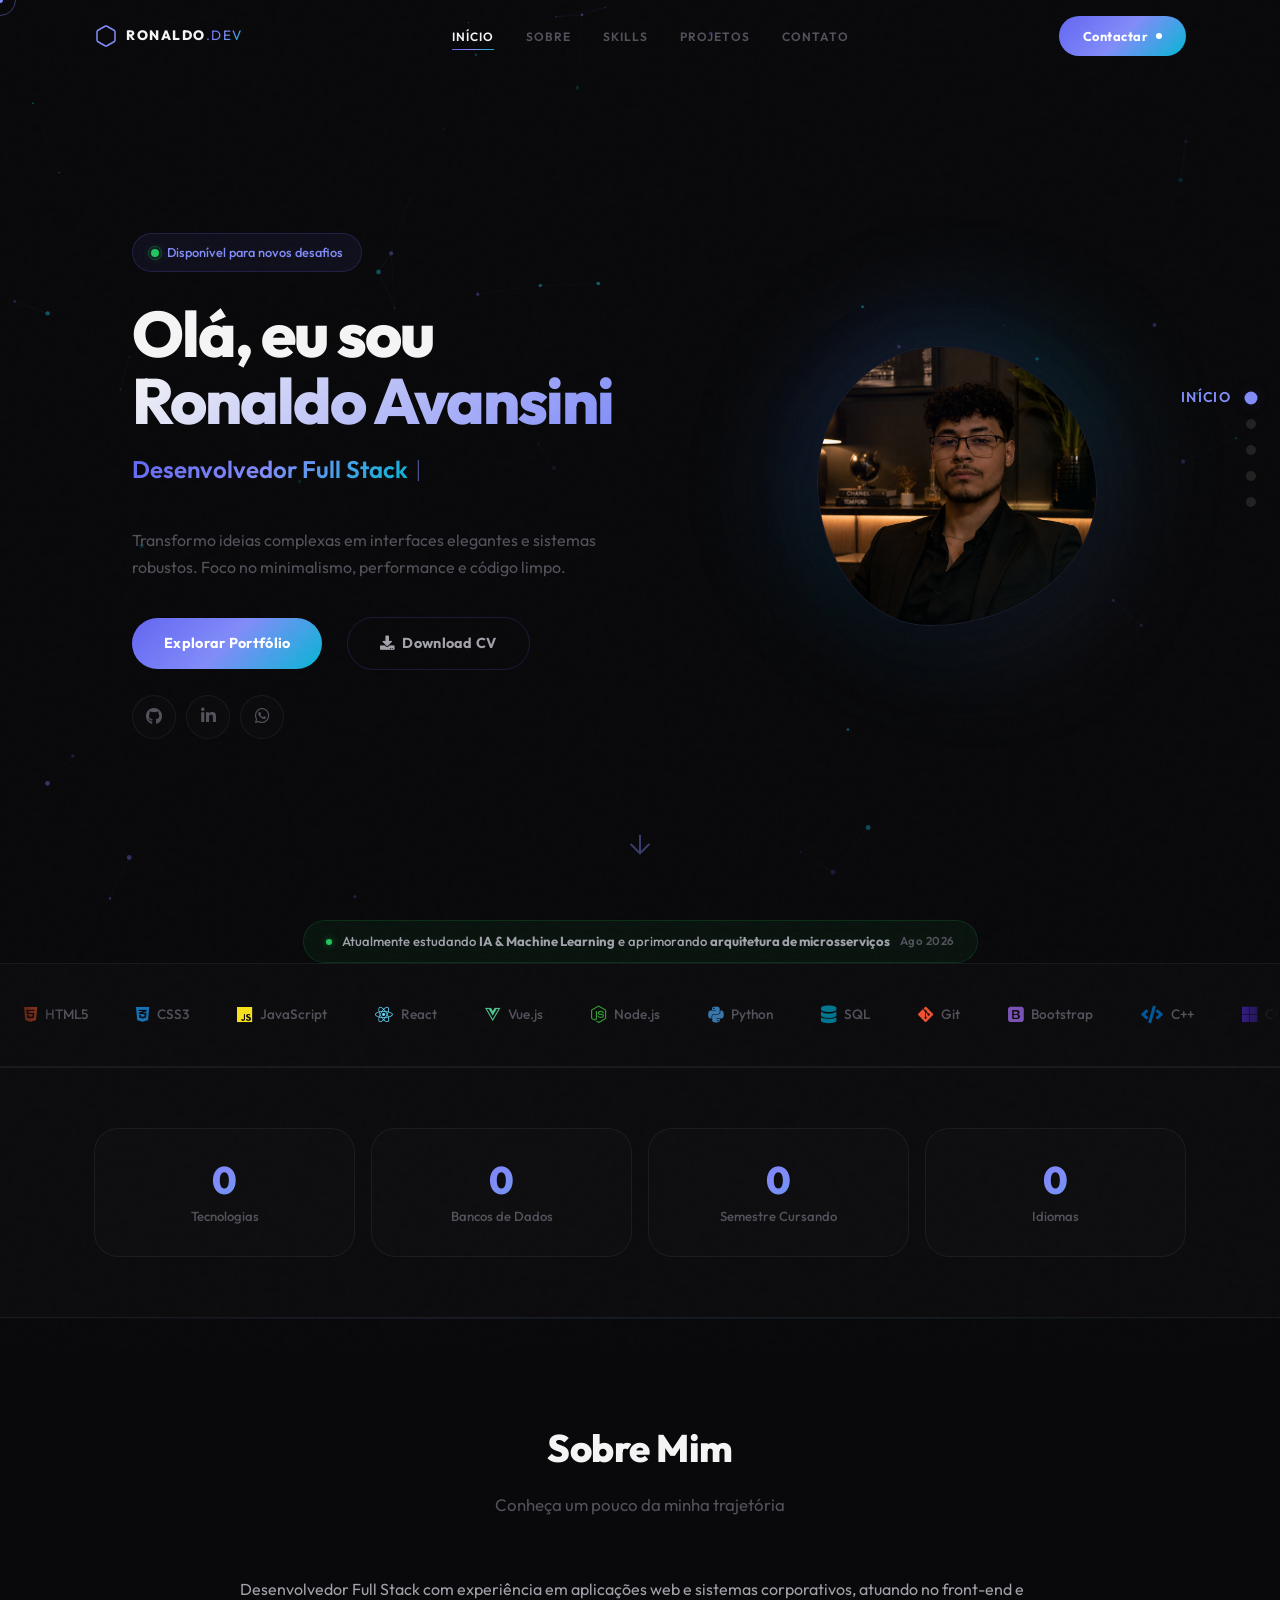
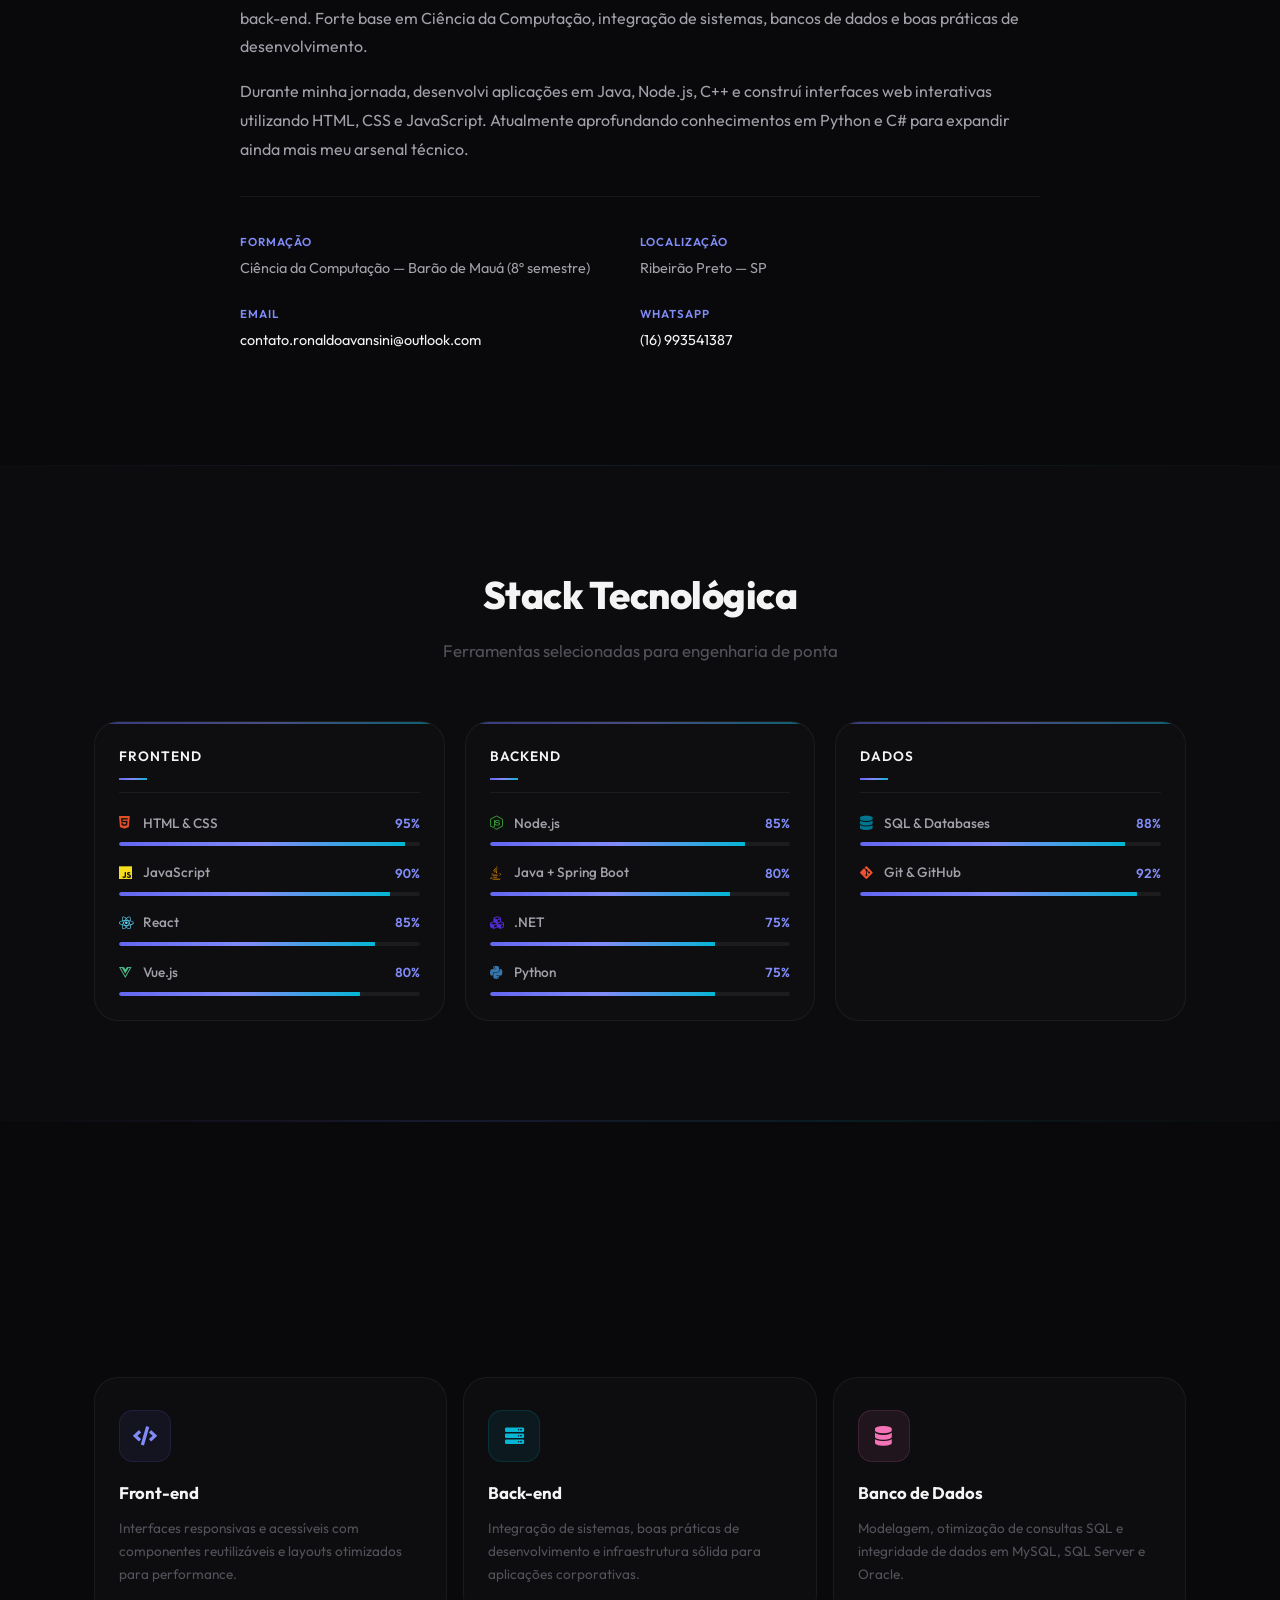
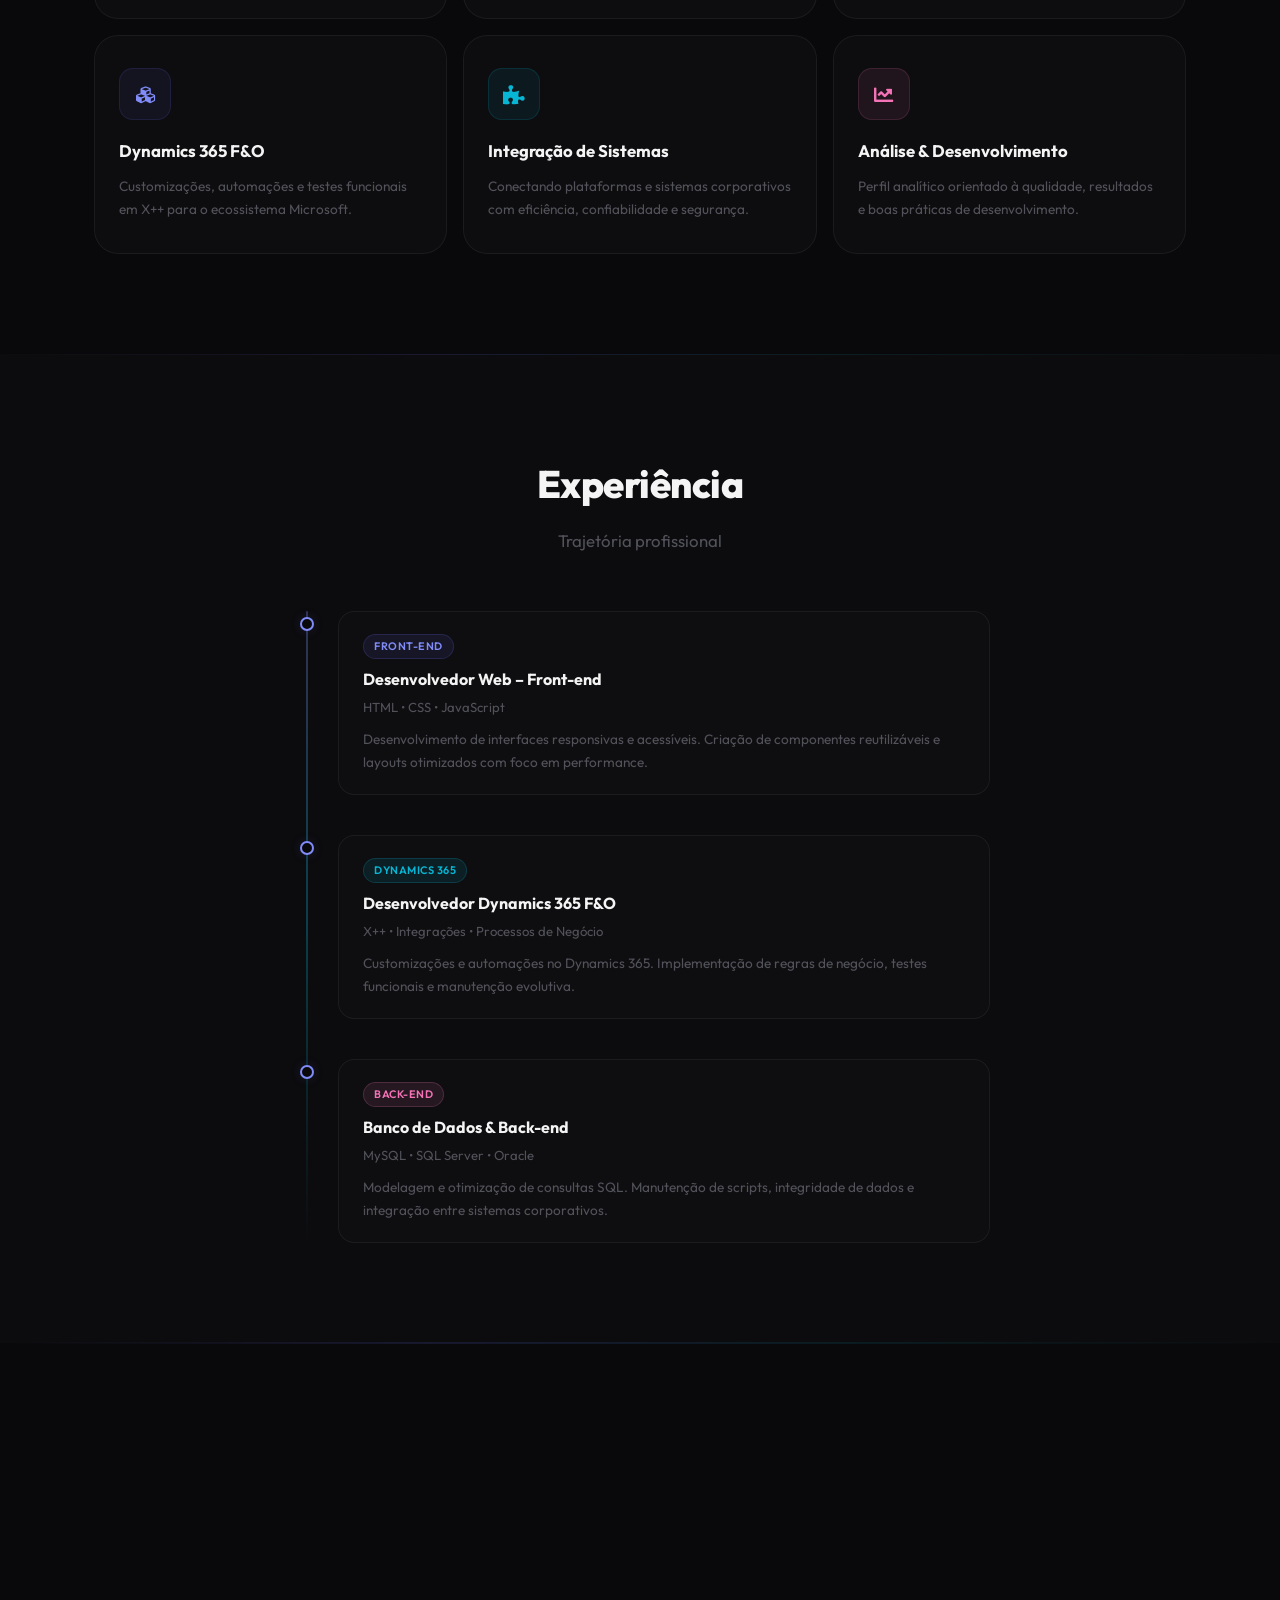
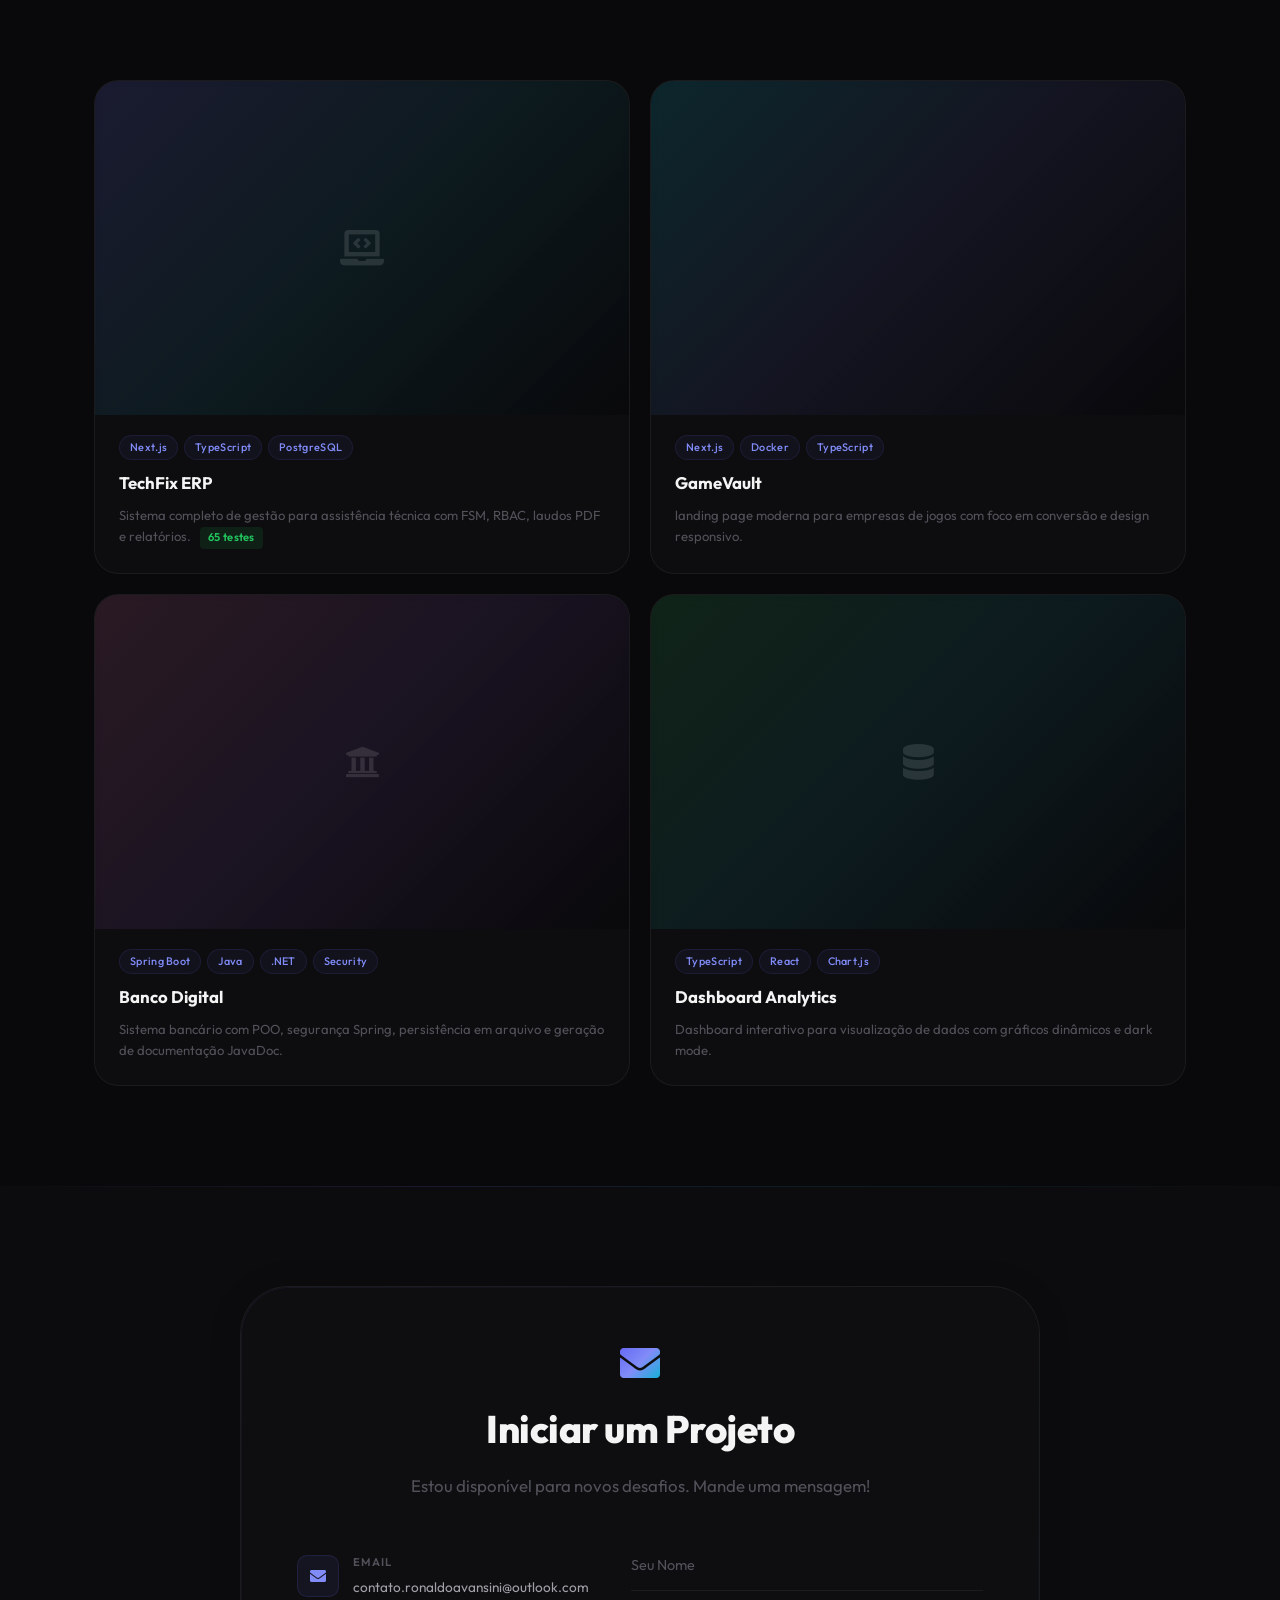
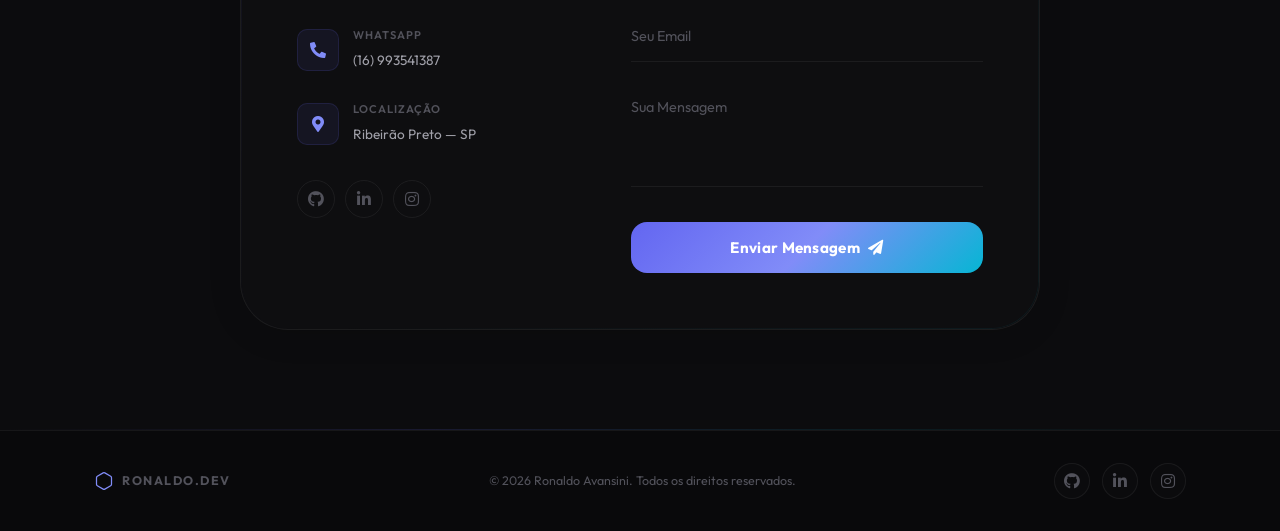
<file: index.html>
<!DOCTYPE html>
<html lang="pt-BR">
<head>
    <meta charset="UTF-8">
    <meta name="viewport" content="width=device-width, initial-scale=1.0">
    <meta name="description" content="Ronaldo Avansini - Desenvolvedor Full Stack especializado em Front-end, Back-end e Banco de Dados. Baseado em Ribeirão Preto - SP.">
    <meta name="theme-color" content="#09090b">
    <meta name="author" content="Ronaldo Avansini">

    <link rel="preconnect" href="https://fonts.googleapis.com">
    <link rel="preconnect" href="https://fonts.gstatic.com" crossorigin>
    <link href="https://fonts.googleapis.com/css2?family=Outfit:wght@300;400;500;600;700;800&display=swap" rel="stylesheet">

    <link rel="stylesheet" href="vendor/font-awesome/css/all.min.css">
    <link rel="stylesheet" href="css/style.css">

    <title>Ronaldo Avansini | Desenvolvedor Full Stack</title>
</head>
<body>

    <!-- Custom Cursor -->
    <div class="cursor-dot" id="cursorDot"></div>
    <div class="cursor-ring" id="cursorRing"></div>

    <!-- Spotlight -->
    <div class="spotlight" id="spotlight"></div>

    <!-- Noise Overlay -->
    <div class="noise-overlay"></div>

    <!-- Background Blobs -->
    <div class="bg-blobs">
        <div class="blob blob-1"></div>
        <div class="blob blob-2"></div>
        <div class="blob blob-3"></div>
    </div>

    <!-- Progress Bar -->
    <div class="progress-bar" id="progressBar"></div>

    <!-- Navbar -->
    <nav class="navbar" id="navbar">
        <div class="container">
            <a class="navbar-logo" href="#hero">
                <svg class="navbar-icon" viewBox="0 0 24 24" fill="none" stroke="currentColor" stroke-width="1.5" width="24" height="24">
                    <path d="M21 16V8a2 2 0 0 0-1-1.73l-7-4a2 2 0 0 0-2 0l-7 4A2 2 0 0 0 3 8v8a2 2 0 0 0 1 1.73l7 4a2 2 0 0 0 2 0l7-4A2 2 0 0 0 21 16z"/>
                </svg>
                <span class="logo-text">RONALDO<span class="logo-accent">.DEV</span></span>
            </a>
            <ul class="navbar-links" id="navLinks">
                <li><a href="#hero" class="nav-link active">INÍCIO</a></li>
                <li><a href="#about" class="nav-link">SOBRE</a></li>
                <li><a href="#skills" class="nav-link">SKILLS</a></li>
                <li><a href="#projects" class="nav-link">PROJETOS</a></li>
                <li><a href="#contact" class="nav-link">CONTATO</a></li>
            </ul>
            <a href="#contact" class="nav-cta">Contactar</a>
            <button class="menu-toggle" id="menuToggle" aria-label="Menu">
                <span></span><span></span><span></span>
            </button>
        </div>
    </nav>

    <!-- Hero -->
    <section class="hero" id="hero">
        <canvas class="particles-canvas" id="particlesCanvas"></canvas>
        <div class="container">
            <div class="hero-grid">
                <div class="hero-text">
                    <div class="hero-badge">
                        <span class="hero-badge-dot"></span>
                        Disponível para novos desafios
                    </div>
                    <h1 class="hero-title">
                        Olá, eu sou<br>
                        <span class="hero-title-gradient">Ronaldo Avansini</span>
                    </h1>
                    <div class="hero-typewriter">
                        <span class="typed-text" id="typedText"></span>
                        <span class="cursor-blink">|</span>
                    </div>
                    <p class="hero-description">
                        Transformo ideias complexas em interfaces elegantes e sistemas robustos. 
                        Foco no minimalismo, performance e código limpo.
                    </p>
                    <div class="hero-actions">
                        <a href="#projects" class="btn btn-primary" data-magnetic>
                            Explorar Portfólio
                        </a>
                        <a href="curriculo/Curr%C3%ADculo%20-%20Ronaldo%20Avansini.pdf" class="btn btn-outline" data-magnetic download="Curriculo-Ronaldo-Avansini.pdf" id="btnCv">
                            <i class="fas fa-download"></i> Download CV
                        </a>
                        <div class="hero-social">
                            <a href="https://github.com/Getsuga01" target="_blank" rel="noopener noreferrer" aria-label="GitHub">
                                <i class="fab fa-github"></i>
                            </a>
                            <a href="https://linkedin.com/in/ronaldo-avansini" target="_blank" rel="noopener noreferrer" aria-label="LinkedIn">
                                <i class="fab fa-linkedin-in"></i>
                            </a>
                            <a href="https://api.whatsapp.com/send?phone=5516993541387" target="_blank" rel="noopener noreferrer" aria-label="WhatsApp">
                                <i class="fab fa-whatsapp"></i>
                            </a>
                        </div>
                    </div>
                </div>
                <div class="hero-visual">
                    <div class="morph-wrapper">
                        <div class="morph-bg"></div>
                        <div class="morph-inner">
                            <img src="img/profile.png" alt="Ronaldo Avansini" class="morph-img" loading="lazy">
                            <div class="morph-icon">
                                <svg viewBox="0 0 24 24" fill="none" stroke="currentColor" stroke-width="1" width="48" height="48">
                                    <path d="M16 18l6-6-6-6M8 6l-6 6 6 6"/>
                                </svg>
                            </div>
                        </div>
                    </div>
                </div>
            </div>
        </div>
        <div class="scroll-indicator">
            <svg viewBox="0 0 24 24" fill="none" stroke="currentColor" stroke-width="1.5" width="32" height="32">
                <path d="M12 5v14M5 12l7 7 7-7"/>
            </svg>
        </div>
    </section>

    <!-- Now Section -->
    <div class="now-section">
        <div class="container">
            <div class="now-badge">
                <span class="now-pulse"></span>
                <span>Atualmente estudando <strong>IA & Machine Learning</strong> e aprimorando <strong>arquitetura de microsserviços</strong></span>
                <span class="now-date">Ago 2026</span>
            </div>
        </div>
    </div>

    <!-- Tech Marquee -->
    <section class="marquee-section">
        <div class="marquee-track">
            <div class="marquee-content">
                <span><i class="fab fa-html5"></i> HTML5</span>
                <span><i class="fab fa-css3-alt"></i> CSS3</span>
                <span><i class="fab fa-js"></i> JavaScript</span>
                <span><i class="fab fa-react"></i> React</span>
                <span><i class="fab fa-vuejs"></i> Vue.js</span>
                <span><i class="fab fa-node-js"></i> Node.js</span>
                <span><i class="fab fa-python"></i> Python</span>
                <span><i class="fas fa-database"></i> SQL</span>
                <span><i class="fab fa-git-alt"></i> Git</span>
                <span><i class="fab fa-bootstrap"></i> Bootstrap</span>
                <span><i class="fas fa-code"></i> C++</span>
                <span><i class="fab fa-microsoft"></i> C#</span>
            </div>
            <div class="marquee-content" aria-hidden="true">
                <span><i class="fab fa-html5"></i> HTML5</span>
                <span><i class="fab fa-css3-alt"></i> CSS3</span>
                <span><i class="fab fa-js"></i> JavaScript</span>
                <span><i class="fab fa-react"></i> React</span>
                <span><i class="fab fa-vuejs"></i> Vue.js</span>
                <span><i class="fab fa-node-js"></i> Node.js</span>
                <span><i class="fab fa-python"></i> Python</span>
                <span><i class="fas fa-database"></i> SQL</span>
                <span><i class="fab fa-git-alt"></i> Git</span>
                <span><i class="fab fa-bootstrap"></i> Bootstrap</span>
                <span><i class="fas fa-code"></i> C++</span>
                <span><i class="fab fa-microsoft"></i> C#</span>
            </div>
        </div>
    </section>

    <!-- Stats -->
    <section class="stats-section">
        <div class="container">
            <div class="stats-grid" id="statsGrid">
                <div class="stat-card">
                    <div class="stat-number" data-target="11" data-suffix="+">0</div>
                    <span class="stat-label">Tecnologias</span>
                </div>
                <div class="stat-card">
                    <div class="stat-number" data-target="3" data-suffix="+">0</div>
                    <span class="stat-label">Bancos de Dados</span>
                </div>
                <div class="stat-card">
                    <div class="stat-number" data-target="8" data-suffix="º">0</div>
                    <span class="stat-label">Semestre Cursando</span>
                </div>
                <div class="stat-card">
                    <div class="stat-number" data-target="3">0</div>
                    <span class="stat-label">Idiomas</span>
                </div>
            </div>
        </div>
    </section>

    <!-- About -->
    <section class="section" id="about">
        <div class="container">
            <div class="section-header">
                <h2 class="section-title">Sobre Mim</h2>
                <p class="section-subtitle">Conheça um pouco da minha trajetória</p>
            </div>
            <div class="about-grid">
                <div class="about-content reveal">
                    <p class="about-text" data-reveal-text>
                        Desenvolvedor Full Stack com experiência em aplicações web e sistemas corporativos,
                        atuando no front-end e back-end. Forte base em Ciência da Computação, integração de sistemas,
                        bancos de dados e boas práticas de desenvolvimento.
                    </p>
                    <p class="about-text" data-reveal-text>
                        Durante minha jornada, desenvolvi aplicações em Java, Node.js, C++ e construí interfaces
                        web interativas utilizando HTML, CSS e JavaScript. Atualmente aprofundando conhecimentos
                        em Python e C# para expandir ainda mais meu arsenal técnico.
                    </p>
                    <div class="about-details">
                        <div class="about-detail">
                            <span class="about-detail-label">Formação</span>
                            <span class="about-detail-value">Ciência da Computação — Barão de Mauá (8º semestre)</span>
                        </div>
                        <div class="about-detail">
                            <span class="about-detail-label">Localização</span>
                            <span class="about-detail-value">Ribeirão Preto — SP</span>
                        </div>
                        <div class="about-detail">
                            <span class="about-detail-label">Email</span>
                            <a href="mailto:contato.ronaldoavansini@outlook.com" class="about-detail-value link">contato.ronaldoavansini@outlook.com</a>
                        </div>
                        <div class="about-detail">
                            <span class="about-detail-label">WhatsApp</span>
                            <a href="https://api.whatsapp.com/send?phone=5516993541387" target="_blank" class="about-detail-value link">(16) 993541387</a>
                        </div>
                    </div>
                </div>
            </div>
        </div>
    </section>

    <!-- Skills -->
    <section class="section section-alt" id="skills">
        <div class="container">
            <div class="section-header reveal">
                <h2 class="section-title">Stack Tecnológica</h2>
                <p class="section-subtitle">Ferramentas selecionadas para engenharia de ponta</p>
            </div>
            <div class="skills-grid" id="skillsGrid">
                <div class="skill-group reveal">
                    <h3 class="skill-group-title">Frontend</h3>
                    <div class="skill-item" data-tilt>
                        <div class="skill-header">
                            <span><i class="fab fa-html5"></i> HTML & CSS</span>
                            <span class="skill-percent" data-target="95">0%</span>
                        </div>
                        <div class="skill-bar"><div class="skill-progress" data-width="95"></div></div>
                    </div>
                    <div class="skill-item" data-tilt>
                        <div class="skill-header">
                            <span><i class="fab fa-js"></i> JavaScript</span>
                            <span class="skill-percent" data-target="90">0%</span>
                        </div>
                        <div class="skill-bar"><div class="skill-progress" data-width="90"></div></div>
                    </div>
                    <div class="skill-item" data-tilt>
                        <div class="skill-header">
                            <span><i class="fab fa-react"></i> React</span>
                            <span class="skill-percent" data-target="85">0%</span>
                        </div>
                        <div class="skill-bar"><div class="skill-progress" data-width="85"></div></div>
                    </div>
                    <div class="skill-item" data-tilt>
                        <div class="skill-header">
                            <span><i class="fab fa-vuejs"></i> Vue.js</span>
                            <span class="skill-percent" data-target="80">0%</span>
                        </div>
                        <div class="skill-bar"><div class="skill-progress" data-width="80"></div></div>
                    </div>
                </div>
                <div class="skill-group reveal">
                    <h3 class="skill-group-title">Backend</h3>
                    <div class="skill-item" data-tilt>
                        <div class="skill-header">
                            <span><i class="fab fa-node-js"></i> Node.js</span>
                            <span class="skill-percent" data-target="85">0%</span>
                        </div>
                        <div class="skill-bar"><div class="skill-progress" data-width="85"></div></div>
                    </div>
                    <div class="skill-item" data-tilt>
                        <div class="skill-header">
                            <span><i class="fab fa-java"></i> Java + Spring Boot</span>
                            <span class="skill-percent" data-target="80">0%</span>
                        </div>
                        <div class="skill-bar"><div class="skill-progress" data-width="80"></div></div>
                    </div>
                    <div class="skill-item" data-tilt>
                        <div class="skill-header">
                            <span><i class="fas fa-cubes"></i> .NET</span>
                            <span class="skill-percent" data-target="75">0%</span>
                        </div>
                        <div class="skill-bar"><div class="skill-progress" data-width="75"></div></div>
                    </div>
                    <div class="skill-item" data-tilt>
                        <div class="skill-header">
                            <span><i class="fab fa-python"></i> Python</span>
                            <span class="skill-percent" data-target="75">0%</span>
                        </div>
                        <div class="skill-bar"><div class="skill-progress" data-width="75"></div></div>
                    </div>
                </div>
                <div class="skill-group reveal">
                    <h3 class="skill-group-title">Dados</h3>
                    <div class="skill-item" data-tilt>
                        <div class="skill-header">
                            <span><i class="fas fa-database"></i> SQL & Databases</span>
                            <span class="skill-percent" data-target="88">0%</span>
                        </div>
                        <div class="skill-bar"><div class="skill-progress" data-width="88"></div></div>
                    </div>
                    <div class="skill-item" data-tilt>
                        <div class="skill-header">
                            <span><i class="fab fa-git-alt"></i> Git & GitHub</span>
                            <span class="skill-percent" data-target="92">0%</span>
                        </div>
                        <div class="skill-bar"><div class="skill-progress" data-width="92"></div></div>
                    </div>
                </div>
            </div>
        </div>
    </section>

    <!-- Services -->
    <section class="section" id="services">
        <div class="container">
            <div class="section-header reveal">
                <h2 class="section-title">Serviços</h2>
                <p class="section-subtitle">O que eu faço</p>
            </div>
            <div class="services-grid" id="servicesGrid">
                <div class="service-card" data-tilt>
                    <div class="service-icon"><i class="fas fa-code"></i></div>
                    <h3 class="service-title">Front-end</h3>
                    <p class="service-desc">Interfaces responsivas e acessíveis com componentes reutilizáveis e layouts otimizados para performance.</p>
                </div>
                <div class="service-card" data-tilt>
                    <div class="service-icon"><i class="fas fa-server"></i></div>
                    <h3 class="service-title">Back-end</h3>
                    <p class="service-desc">Integração de sistemas, boas práticas de desenvolvimento e infraestrutura sólida para aplicações corporativas.</p>
                </div>
                <div class="service-card" data-tilt>
                    <div class="service-icon"><i class="fas fa-database"></i></div>
                    <h3 class="service-title">Banco de Dados</h3>
                    <p class="service-desc">Modelagem, otimização de consultas SQL e integridade de dados em MySQL, SQL Server e Oracle.</p>
                </div>
                <div class="service-card" data-tilt>
                    <div class="service-icon"><i class="fas fa-cubes"></i></div>
                    <h3 class="service-title">Dynamics 365 F&O</h3>
                    <p class="service-desc">Customizações, automações e testes funcionais em X++ para o ecossistema Microsoft.</p>
                </div>
                <div class="service-card" data-tilt>
                    <div class="service-icon"><i class="fas fa-puzzle-piece"></i></div>
                    <h3 class="service-title">Integração de Sistemas</h3>
                    <p class="service-desc">Conectando plataformas e sistemas corporativos com eficiência, confiabilidade e segurança.</p>
                </div>
                <div class="service-card" data-tilt>
                    <div class="service-icon"><i class="fas fa-chart-line"></i></div>
                    <h3 class="service-title">Análise & Desenvolvimento</h3>
                    <p class="service-desc">Perfil analítico orientado à qualidade, resultados e boas práticas de desenvolvimento.</p>
                </div>
            </div>
        </div>
    </section>

    <!-- Experience -->
    <section class="section section-alt" id="experience">
        <div class="container">
            <div class="section-header reveal">
                <h2 class="section-title">Experiência</h2>
                <p class="section-subtitle">Trajetória profissional</p>
            </div>
            <div class="timeline" id="timeline">
                <div class="timeline-item reveal">
                    <div class="timeline-dot"></div>
                    <div class="timeline-content">
                        <span class="timeline-tag">Front-end</span>
                        <h3>Desenvolvedor Web – Front-end</h3>
                        <div class="timeline-company">HTML &bull; CSS &bull; JavaScript</div>
                        <p>Desenvolvimento de interfaces responsivas e acessíveis. Criação de componentes reutilizáveis e layouts otimizados com foco em performance.</p>
                    </div>
                </div>
                <div class="timeline-item reveal">
                    <div class="timeline-dot"></div>
                    <div class="timeline-content">
                        <span class="timeline-tag">Dynamics 365</span>
                        <h3>Desenvolvedor Dynamics 365 F&O</h3>
                        <div class="timeline-company">X++ &bull; Integrações &bull; Processos de Negócio</div>
                        <p>Customizações e automações no Dynamics 365. Implementação de regras de negócio, testes funcionais e manutenção evolutiva.</p>
                    </div>
                </div>
                <div class="timeline-item reveal">
                    <div class="timeline-dot"></div>
                    <div class="timeline-content">
                        <span class="timeline-tag">Back-end</span>
                        <h3>Banco de Dados & Back-end</h3>
                        <div class="timeline-company">MySQL &bull; SQL Server &bull; Oracle</div>
                        <p>Modelagem e otimização de consultas SQL. Manutenção de scripts, integridade de dados e integração entre sistemas corporativos.</p>
                    </div>
                </div>
            </div>
        </div>
    </section>

    <!-- Projects -->
    <section class="section" id="projects">
        <div class="container">
            <div class="section-header reveal">
                <h2 class="section-title">Trabalhos</h2>
                <p class="section-subtitle">Projetos selecionados</p>
            </div>
            <div class="projects-header reveal">
                <div class="projects-filter" id="projectsFilter">
                    <button class="filter-btn active" data-filter="all">Todos</button>
                    <button class="filter-btn" data-filter="frontend">Front-end</button>
                    <button class="filter-btn" data-filter="backend">Back-end</button>
                    <button class="filter-btn" data-filter="fullstack">Full Stack</button>
                    <button class="filter-btn" data-filter="spring">Java + Spring</button>
                    <button class="filter-btn" data-filter="dotnet">.NET</button>
                </div>
            </div>
            <div class="projects-grid" id="projectsGrid">

                <div class="project-card" data-category="fullstack" data-tilt>
                    <div class="project-thumb">
                        <div class="project-gradient" style="background: linear-gradient(135deg, rgba(99,102,241,0.15), rgba(6,182,212,0.08), #09090b);"></div>
                        <div class="project-icon"><i class="fas fa-laptop-code"></i></div>
                        <div class="project-overlay">
                            <a href="https://github.com/Getsuga01/techfix-erp" target="_blank" class="project-link"><i class="fab fa-github"></i> Código</a>
                            <a href="https://github.com/Getsuga01/techfix-erp" target="_blank" class="project-link"><i class="fas fa-external-link-alt"></i> Visitar</a>
                        </div>
                    </div>
                    <div class="project-info">
                        <div class="project-tags">
                            <span>Next.js</span><span>TypeScript</span><span>PostgreSQL</span>
                        </div>
                        <h3>TechFix ERP</h3>
                        <p>Sistema completo de gestão para assistência técnica com FSM, RBAC, laudos PDF e relatórios. <span class="project-badge">65 testes</span></p>
                    </div>
                </div>

                <div class="project-card" data-category="fullstack" data-tilt>
                    <div class="project-thumb">
                        <div class="project-gradient" style="background: linear-gradient(135deg, rgba(6,182,212,0.15), rgba(99,102,241,0.08), #09090b);"></div>
                        <div class="project-icon"><i class="fas fa-game-controller"></i></div>
                        <div class="project-overlay">
                            <a href="https://github.com/Getsuga01/GameVault" target="_blank" class="project-link"><i class="fab fa-github"></i> Código</a>
                            <a href="https://github.com/Getsuga01/GameVault" target="_blank" class="project-link"><i class="fas fa-external-link-alt"></i> Visitar</a>
                        </div>
                    </div>
                    <div class="project-info">
                        <div class="project-tags">
                            <span>Next.js</span><span>Docker</span><span>TypeScript</span>
                        </div>
                        <h3>GameVault</h3>
                        <p>landing page moderna para empresas de jogos com foco em conversão e design responsivo.</p>
                    </div>
                </div>

                <div class="project-card" data-category="backend spring dotnet" data-tilt>
                    <div class="project-thumb">
                        <div class="project-gradient" style="background: linear-gradient(135deg, rgba(244,114,182,0.12), rgba(168,85,247,0.08), #09090b);"></div>
                        <div class="project-icon"><i class="fas fa-university"></i></div>
                        <div class="project-overlay">
                            <a href="https://github.com/Getsuga01/Banco_JavaS" target="_blank" class="project-link"><i class="fab fa-github"></i> Código</a>
                            <a href="https://github.com/Getsuga01/Banco_JavaS" target="_blank" class="project-link"><i class="fas fa-external-link-alt"></i> Visitar</a>
                        </div>
                    </div>
                    <div class="project-info">
                        <div class="project-tags">
                            <span>Spring Boot</span><span>Java</span><span>.NET</span><span>Security</span>
                        </div>
                        <h3>Banco Digital</h3>
                        <p>Sistema bancário com POO, segurança Spring, persistência em arquivo e geração de documentação JavaDoc.</p>
                    </div>
                </div>

                <div class="project-card" data-category="fullstack" data-tilt>
                    <div class="project-thumb">
                        <div class="project-gradient" style="background: linear-gradient(135deg, rgba(34,197,94,0.12), rgba(6,182,212,0.08), #09090b);"></div>
                        <div class="project-icon"><i class="fas fa-database"></i></div>
                        <div class="project-overlay">
                            <a href="https://github.com/Getsuga01/DashBoard" target="_blank" class="project-link"><i class="fab fa-github"></i> Código</a>
                            <a href="https://github.com/Getsuga01/DashBoard" target="_blank" class="project-link"><i class="fas fa-external-link-alt"></i> Visitar</a>
                        </div>
                    </div>
                    <div class="project-info">
                        <div class="project-tags">
                            <span>TypeScript</span><span>React</span><span>Chart.js</span>
                        </div>
                        <h3>Dashboard Analytics</h3>
                        <p>Dashboard interativo para visualização de dados com gráficos dinâmicos e dark mode.</p>
                    </div>
                </div>

            </div>
        </div>
    </section>

    <!-- Contact -->
    <section class="section section-alt" id="contact">
        <div class="container">
            <div class="contact-card" data-tilt>
                <div class="contact-header">
                    <i class="fas fa-envelope contact-header-icon"></i>
                    <h2 class="section-title">Iniciar um Projeto</h2>
                    <p class="section-subtitle">Estou disponível para novos desafios. Mande uma mensagem!</p>
                </div>
                <div class="contact-body">
                    <div class="contact-info-side">
                        <div class="contact-item">
                            <div class="contact-item-icon"><i class="fas fa-envelope"></i></div>
                            <div>
                                <strong>Email</strong>
                                <a href="mailto:contato.ronaldoavansini@outlook.com">contato.ronaldoavansini@outlook.com</a>
                            </div>
                        </div>
                        <div class="contact-item">
                            <div class="contact-item-icon"><i class="fas fa-phone-alt"></i></div>
                            <div>
                                <strong>WhatsApp</strong>
                                <a href="https://api.whatsapp.com/send?phone=5516993541387" target="_blank">(16) 993541387</a>
                            </div>
                        </div>
                        <div class="contact-item">
                            <div class="contact-item-icon"><i class="fas fa-map-marker-alt"></i></div>
                            <div>
                                <strong>Localização</strong>
                                <span>Ribeirão Preto — SP</span>
                            </div>
                        </div>
                        <div class="contact-social">
                            <a href="https://github.com/Getsuga01" target="_blank" rel="noopener noreferrer" aria-label="GitHub"><i class="fab fa-github"></i></a>
                            <a href="https://linkedin.com/in/ronaldo-avansini" target="_blank" rel="noopener noreferrer" aria-label="LinkedIn"><i class="fab fa-linkedin-in"></i></a>
                            <a href="https://instagram.com/ronaldoavansini" target="_blank" rel="noopener noreferrer" aria-label="Instagram"><i class="fab fa-instagram"></i></a>
                        </div>
                    </div>
                    <form class="contact-form" id="contactForm">
                        <div class="form-group">
                            <input type="text" id="formName" class="form-input" required placeholder=" ">
                            <label for="formName" class="form-label">Seu Nome</label>
                        </div>
                        <div class="form-group">
                            <input type="email" id="formEmail" class="form-input" required placeholder=" ">
                            <label for="formEmail" class="form-label">Seu Email</label>
                        </div>
                        <div class="form-group">
                            <textarea id="formMessage" class="form-input" rows="4" required placeholder=" "></textarea>
                            <label for="formMessage" class="form-label">Sua Mensagem</label>
                        </div>
                        <button type="submit" class="btn btn-primary btn-submit">
                            Enviar Mensagem <i class="fas fa-paper-plane"></i>
                        </button>
                    </form>
                </div>
            </div>
        </div>
    </section>

    <!-- Footer -->
    <footer class="footer">
        <div class="container">
            <div class="footer-inner">
                <div class="footer-brand">
                    <svg viewBox="0 0 24 24" fill="none" stroke="currentColor" stroke-width="1.5" width="20" height="20">
                        <path d="M21 16V8a2 2 0 0 0-1-1.73l-7-4a2 2 0 0 0-2 0l-7 4A2 2 0 0 0 3 8v8a2 2 0 0 0 1 1.73l7 4a2 2 0 0 0 2 0l7-4A2 2 0 0 0 21 16z"/>
                    </svg>
                    <span>RONALDO.DEV</span>
                </div>
                <p class="footer-copy">&copy; 2026 Ronaldo Avansini. Todos os direitos reservados.</p>
                <div class="footer-links">
                    <a href="https://github.com/Getsuga01" target="_blank" rel="noopener noreferrer" aria-label="GitHub"><i class="fab fa-github"></i></a>
                    <a href="https://linkedin.com/in/ronaldo-avansini" target="_blank" rel="noopener noreferrer" aria-label="LinkedIn"><i class="fab fa-linkedin-in"></i></a>
                    <a href="https://instagram.com/ronaldoavansini" target="_blank" rel="noopener noreferrer" aria-label="Instagram"><i class="fab fa-instagram"></i></a>
                </div>
            </div>
        </div>
    </footer>

    <!-- Navigation Dots -->
    <nav class="nav-dots" id="navDots">
        <a href="#hero" class="nav-dot active" data-section="hero" aria-label="Início"><span>Início</span></a>
        <a href="#about" class="nav-dot" data-section="about" aria-label="Sobre"><span>Sobre</span></a>
        <a href="#skills" class="nav-dot" data-section="skills" aria-label="Skills"><span>Skills</span></a>
        <a href="#projects" class="nav-dot" data-section="projects" aria-label="Projetos"><span>Projetos</span></a>
        <a href="#contact" class="nav-dot" data-section="contact" aria-label="Contato"><span>Contato</span></a>
    </nav>

    <!-- Back to Top -->
    <button class="back-to-top" id="backToTop" aria-label="Voltar ao topo">
        <svg viewBox="0 0 24 24" fill="none" stroke="currentColor" stroke-width="2" width="20" height="20">
            <path d="M12 19V5M5 12l7-7 7 7"/>
        </svg>
    </button>

    <script src="js/main.js" defer></script>
</body>
</html>
</file>
<file: css/style.css>
/* ============================================
   Ronaldo Avansini | Portfolio — Aurora Premium
   Redesign 2026 — Vibrant Dark Mode
   ============================================ */

@import url('https://fonts.googleapis.com/css2?family=Outfit:wght@300;400;500;600;700;800&display=swap');

/* --- Variables --- */
:root {
    --bg: #09090b;
    --bg-alt: #0c0c0e;
    --bg-elevated: #111113;
    --card: rgba(17, 17, 19, 0.6);
    --card-hover: rgba(24, 24, 27, 0.85);
    --border: rgba(255, 255, 255, 0.06);
    --border-hover: rgba(255, 255, 255, 0.12);
    --text: #f4f4f5;
    --text-secondary: #a1a1aa;
    --text-muted: #52525b;

    /* Aurora Palette */
    --accent: #818cf8;
    --accent-secondary: #06b6d4;
    --accent-warm: #f472b6;
    --gradient-accent: linear-gradient(135deg, #6366f1, #818cf8, #06b6d4);
    --gradient-accent-warm: linear-gradient(135deg, #6366f1, #a855f7, #f472b6);
    --gradient-accent-reverse: linear-gradient(135deg, #06b6d4, #818cf8, #6366f1);
    --gradient-text: linear-gradient(135deg, #f4f4f5, #818cf8, #06b6d4);
    --glow-accent: rgba(99, 102, 241, 0.15);
    --glow-cyan: rgba(6, 182, 212, 0.12);
    --glow-pink: rgba(244, 114, 182, 0.12);

    /* Tech colors */
    --color-html: #e34f26;
    --color-css: #1572b6;
    --color-js: #f7df1e;
    --color-react: #61dafb;
    --color-vue: #4fc08d;
    --color-node: #339933;
    --color-python: #3776ab;
    --color-java: #ed8b00;
    --color-dotnet: #512bd4;
    --color-sql: #00758f;
    --color-git: #f05032;

    --font: 'Outfit', sans-serif;
    --container: 1140px;
    --nav-height: 72px;
    --radius: 16px;
    --radius-lg: 24px;
    --radius-xl: 32px;
    --radius-2xl: 48px;
    --transition: 0.3s cubic-bezier(0.16, 1, 0.3, 1);
    --transition-slow: 0.6s cubic-bezier(0.16, 1, 0.3, 1);
}

/* --- Reset --- */
*, *::before, *::after { margin: 0; padding: 0; box-sizing: border-box; }

html {
    scroll-behavior: smooth;
    scroll-padding-top: var(--nav-height);
    background: var(--bg);
}

body {
    font-family: var(--font);
    background: var(--bg);
    color: var(--text);
    line-height: 1.6;
    overflow-x: hidden;
    cursor: none;
    -webkit-font-smoothing: antialiased;
}

::-webkit-scrollbar { width: 3px; }
::-webkit-scrollbar-track { background: var(--bg); }
::-webkit-scrollbar-thumb {
    background: linear-gradient(180deg, #6366f1, #06b6d4);
    border-radius: 4px;
}
::-webkit-scrollbar-thumb:hover { background: #818cf8; }
::selection { background: rgba(99, 102, 241, 0.2); color: var(--text); }

:focus-visible {
    outline: 1.5px solid var(--accent);
    outline-offset: 2px;
    border-radius: 4px;
}

::placeholder {
    color: var(--text-muted);
    font-weight: 300;
    opacity: 0.7;
}

a { text-decoration: none; color: inherit; }
ul { list-style: none; }
img { max-width: 100%; display: block; }

.container {
    max-width: var(--container);
    margin: 0 auto;
    padding: 0 24px;
}

@media (max-width: 600px) {
    .container { padding: 0 20px; }
}

@media (max-width: 380px) {
    .container { padding: 0 16px; }
}

/* --- Custom Cursor --- */
.cursor-dot,
.cursor-ring {
    position: fixed;
    pointer-events: none;
    z-index: 99999;
    transform: translate(-50%, -50%);
}

.cursor-dot {
    width: 6px;
    height: 6px;
    background: var(--accent);
    border-radius: 50%;
    transition: width 0.15s, height 0.15s;
    box-shadow: 0 0 8px var(--glow-accent);
}

.cursor-ring {
    width: 32px;
    height: 32px;
    border: 1.5px solid rgba(129, 140, 248, 0.4);
    border-radius: 50%;
    transition: width 0.3s ease, height 0.3s ease, border-color 0.3s ease;
}

.cursor-ring.hovering {
    width: 56px;
    height: 56px;
    border-color: rgba(129, 140, 248, 0.6);
    background: rgba(99, 102, 241, 0.06);
}

/* --- Background Blobs --- */
.bg-blobs {
    position: fixed;
    inset: 0;
    overflow: hidden;
    pointer-events: none;
    z-index: -2;
}

.blob {
    position: absolute;
    border-radius: 50%;
    filter: blur(120px);
    will-change: transform;
}

.blob-1 {
    width: 40vw;
    height: 40vw;
    background: rgba(99, 102, 241, 0.08);
    top: -10%;
    left: -10%;
    animation: blobFloat 20s ease-in-out infinite;
}

.blob-2 {
    width: 35vw;
    height: 35vw;
    background: rgba(6, 182, 212, 0.06);
    top: 20%;
    right: -10%;
    animation: blobFloat 25s ease-in-out infinite 3s;
}

.blob-3 {
    width: 50vw;
    height: 50vw;
    background: rgba(244, 114, 182, 0.04);
    bottom: -20%;
    left: 20%;
    animation: blobFloat 30s ease-in-out infinite 6s;
}

@keyframes blobFloat {
    0% { transform: translate(0, 0) scale(1); }
    33% { transform: translate(40px, -60px) scale(1.08); }
    66% { transform: translate(-30px, 30px) scale(0.92); }
    100% { transform: translate(0, 0) scale(1); }
}

/* --- Particles Canvas --- */
.particles-canvas {
    position: absolute;
    inset: 0;
    z-index: 0;
    pointer-events: none;
}

/* --- Progress Bar --- */
.progress-bar {
    position: fixed;
    top: 0;
    left: 0;
    height: 2px;
    background: var(--gradient-accent);
    z-index: 9998;
    width: 0%;
    transition: width 0.1s linear;
}

/* --- Navbar --- */
.navbar {
    position: fixed;
    top: 0;
    left: 0;
    right: 0;
    height: var(--nav-height);
    z-index: 1000;
    transition: transform var(--transition-slow), background var(--transition);
}

.navbar.nav-hidden {
    transform: translateY(-100%);
}

.navbar.scrolled {
    background: rgba(9, 9, 11, 0.8);
    backdrop-filter: blur(24px) saturate(1.5);
    -webkit-backdrop-filter: blur(24px) saturate(1.5);
    border-bottom: 1px solid var(--border);
    box-shadow: 0 1px 20px rgba(0, 0, 0, 0.3), 0 0 40px rgba(99, 102, 241, 0.03);
}

.navbar .container {
    display: flex;
    align-items: center;
    justify-content: space-between;
    height: 100%;
}

.navbar-logo {
    display: flex;
    align-items: center;
    gap: 8px;
    font-size: 0.85rem;
    font-weight: 700;
    letter-spacing: 1.5px;
    color: var(--text-muted);
    transition: var(--transition);
}

.navbar-logo:hover {
    color: var(--text);
}

.navbar-icon {
    color: var(--accent);
    transition: var(--transition);
}

.navbar-logo:hover .navbar-icon {
    color: var(--accent-secondary);
    filter: drop-shadow(0 0 6px var(--glow-accent));
}

.logo-text {
    color: var(--text);
    font-weight: 800;
}

.logo-accent {
    background: var(--gradient-accent);
    -webkit-background-clip: text;
    -webkit-text-fill-color: transparent;
    background-clip: text;
    font-weight: 400;
}

.navbar-links {
    display: flex;
    gap: 32px;
    align-items: center;
}

.nav-link {
    font-size: 0.75rem;
    font-weight: 600;
    letter-spacing: 1px;
    color: var(--text-muted);
    transition: var(--transition);
    padding: 4px 0;
    position: relative;
}

.nav-link::after {
    content: '';
    position: absolute;
    bottom: -2px;
    left: 0;
    width: 0;
    height: 1.5px;
    background: var(--gradient-accent);
    transition: var(--transition);
}

.nav-link:hover { color: var(--text); }
.nav-link.active { color: var(--text); }
.nav-link.active::after,
.nav-link:hover::after { width: 100%; }

.nav-cta {
    display: flex;
    align-items: center;
    gap: 8px;
    padding: 10px 24px;
    border-radius: 50px;
    background: var(--gradient-accent);
    color: #fff;
    font-size: 0.8rem;
    font-weight: 700;
    letter-spacing: 0.5px;
    transition: var(--transition);
    border: none;
    position: relative;
    overflow: hidden;
}

.nav-cta::before {
    content: '';
    position: absolute;
    inset: 0;
    background: linear-gradient(135deg, rgba(255,255,255,0.15), transparent);
    opacity: 0;
    transition: opacity var(--transition);
}

.nav-cta:hover::before { opacity: 1; }

.nav-cta:hover {
    transform: scale(1.05);
    box-shadow: 0 4px 20px var(--glow-accent), 0 0 40px rgba(99, 102, 241, 0.1);
}

.nav-cta::after {
    content: '';
    width: 6px;
    height: 6px;
    border-radius: 50%;
    background: #fff;
    animation: ping 1.5s ease-in-out infinite;
}

@keyframes ping {
    0%, 100% { opacity: 0.4; }
    50% { opacity: 1; }
}

.menu-toggle {
    display: none;
    background: none;
    border: none;
    cursor: pointer;
    padding: 8px;
    flex-direction: column;
    gap: 5px;
    z-index: 1001;
}

.menu-toggle span {
    display: block;
    width: 24px;
    height: 2px;
    background: var(--text);
    border-radius: 2px;
    transition: var(--transition);
}

.menu-toggle.open span:nth-child(1) { transform: rotate(45deg) translate(5px, 5px); }
.menu-toggle.open span:nth-child(2) { opacity: 0; }
.menu-toggle.open span:nth-child(3) { transform: rotate(-45deg) translate(5px, -5px); }

/* --- Hero --- */
.hero {
    min-height: 100vh;
    display: flex;
    align-items: center;
    position: relative;
    padding-top: var(--nav-height);
    overflow: hidden;
}

.hero-grid {
    display: grid;
    grid-template-columns: 1.2fr 0.8fr;
    gap: 60px;
    align-items: center;
    position: relative;
    z-index: 1;
}

.hero-badge {
    display: inline-flex;
    align-items: center;
    gap: 8px;
    padding: 8px 18px;
    border-radius: 50px;
    background: rgba(99, 102, 241, 0.08);
    border: 1px solid rgba(99, 102, 241, 0.2);
    font-size: 0.8rem;
    font-weight: 500;
    color: var(--accent);
    margin-bottom: 28px;
    backdrop-filter: blur(8px);
}

.hero-badge-dot {
    width: 8px;
    height: 8px;
    border-radius: 50%;
    background: #22c55e;
    position: relative;
    box-shadow: 0 0 8px rgba(34, 197, 94, 0.4);
}

.hero-badge-dot::before {
    content: '';
    position: absolute;
    inset: -3px;
    border-radius: 50%;
    border: 1.5px solid rgba(34, 197, 94, 0.3);
    animation: ping 1.5s ease-in-out infinite;
}

.hero-title {
    font-size: clamp(2.5rem, 5vw, 4.5rem);
    font-weight: 800;
    line-height: 1.05;
    letter-spacing: -2px;
    margin-bottom: 16px;
}

.hero-title-gradient {
    background: var(--gradient-text);
    background-size: 200% 200%;
    -webkit-background-clip: text;
    -webkit-text-fill-color: transparent;
    background-clip: text;
    animation: gradientMove 6s ease infinite;
    position: relative;
}

.hero-typewriter {
    font-size: clamp(1.1rem, 2vw, 1.5rem);
    font-weight: 400;
    color: var(--text-secondary);
    margin-bottom: 24px;
    min-height: 2.2em;
}

.typed-text {
    background: var(--gradient-accent);
    -webkit-background-clip: text;
    -webkit-text-fill-color: transparent;
    background-clip: text;
    font-weight: 600;
}

.cursor-blink {
    display: inline-block;
    color: var(--accent);
    animation: blink 1s step-end infinite;
    margin-left: 2px;
    font-weight: 100;
}

.hero-description {
    max-width: 520px;
    color: var(--text-muted);
    font-size: 1rem;
    line-height: 1.7;
    margin-bottom: 36px;
}

.hero-actions {
    display: flex;
    align-items: center;
    gap: 24px;
    flex-wrap: wrap;
}

.btn {
    display: inline-flex;
    align-items: center;
    gap: 8px;
    padding: 14px 32px;
    border-radius: 50px;
    font-size: 0.9rem;
    font-weight: 700;
    border: none;
    cursor: pointer;
    transition: var(--transition);
    font-family: var(--font);
    letter-spacing: 0.3px;
    position: relative;
    overflow: hidden;
}

.btn-primary {
    background: var(--gradient-accent);
    color: #fff;
    transition: var(--transition);
}

.btn-primary::before {
    content: '';
    position: absolute;
    inset: 0;
    background: linear-gradient(135deg, rgba(255,255,255,0.2), transparent);
    opacity: 0;
    transition: opacity var(--transition);
}

.btn-primary:hover::before { opacity: 1; }

.btn-primary:hover {
    transform: scale(1.05);
    box-shadow: 0 8px 30px var(--glow-accent), 0 0 60px rgba(99, 102, 241, 0.1);
}

.btn-primary:active {
    transform: scale(0.98);
}

.hero-social {
    display: flex;
    gap: 10px;
}

.hero-social a {
    width: 44px;
    height: 44px;
    display: flex;
    align-items: center;
    justify-content: center;
    border-radius: 50%;
    border: 1px solid var(--border);
    color: var(--text-muted);
    font-size: 1.05rem;
    transition: var(--transition-slow);
    background: rgba(255, 255, 255, 0.01);
}

.hero-social a:hover {
    color: var(--accent);
    border-color: rgba(99, 102, 241, 0.3);
    background: rgba(99, 102, 241, 0.06);
    transform: translateY(-3px);
    box-shadow: 0 4px 16px var(--glow-accent);
}

/* --- Morph Avatar --- */
.hero-visual {
    display: flex;
    justify-content: center;
    align-items: center;
}

.morph-wrapper {
    position: relative;
    width: 320px;
    height: 320px;
    display: flex;
    align-items: center;
    justify-content: center;
}

.morph-bg {
    position: absolute;
    inset: -10px;
    background: linear-gradient(135deg, rgba(99, 102, 241, 0.2), rgba(6, 182, 212, 0.15), rgba(244, 114, 182, 0.1));
    border-radius: 48% 52% 36% 64% / 50% 42% 58% 50%;
    filter: blur(50px);
    animation: morphBlob 10s ease-in-out infinite;
    z-index: -1;
}

.morph-inner {
    position: relative;
    width: 280px;
    height: 280px;
    border-radius: 44% 56% 60% 40% / 48% 52% 48% 52%;
    overflow: hidden;
    border: 1.5px solid rgba(129, 140, 248, 0.15);
    background: var(--bg);
    animation: morphBlob 12s ease-in-out infinite reverse;
    display: flex;
    align-items: center;
    justify-content: center;
    box-shadow:
        0 0 0 1px rgba(129, 140, 248, 0.05) inset,
        0 20px 60px rgba(0, 0, 0, 0.5),
        0 0 80px rgba(99, 102, 241, 0.08);
}

.morph-inner::after {
    content: '';
    position: absolute;
    inset: 0;
    border-radius: inherit;
    background: linear-gradient(135deg, rgba(99, 102, 241, 0.06) 0%, transparent 50%, rgba(6, 182, 212, 0.04) 100%);
    pointer-events: none;
}

.morph-img {
    width: 100%;
    height: 100%;
    object-fit: cover;
    animation: morphBlob 12s ease-in-out infinite reverse;
    scale: 1.05;
}

.morph-icon {
    position: absolute;
    bottom: -20px;
    right: -20px;
    color: var(--accent);
    opacity: 0.15;
    transform: rotate(45deg);
    pointer-events: none;
}

@keyframes morphBlob {
    0% { border-radius: 44% 56% 60% 40% / 48% 52% 48% 52%; }
    33% { border-radius: 56% 44% 38% 62% / 40% 58% 42% 60%; }
    66% { border-radius: 48% 52% 52% 48% / 52% 44% 56% 48%; }
    100% { border-radius: 44% 56% 60% 40% / 48% 52% 48% 52%; }
}

@keyframes gradientMove {
    0% { background-position: 0% 50%; }
    50% { background-position: 100% 50%; }
    100% { background-position: 0% 50%; }
}

@keyframes blink {
    50% { opacity: 0; }
}

.scroll-indicator {
    position: absolute;
    bottom: 32px;
    left: 50%;
    transform: translateX(-50%);
    color: var(--accent);
    animation: bounce 2.5s ease-in-out infinite;
    opacity: 0.4;
    transition: var(--transition);
}

.scroll-indicator:hover {
    opacity: 0.8;
}

@keyframes bounce {
    0%, 100% { transform: translateX(-50%) translateY(0); }
    50% { transform: translateX(-50%) translateY(6px); }
}

/* --- Section Shared --- */
.section {
    padding: 100px 0;
    position: relative;
}

.section::before {
    content: '';
    position: absolute;
    top: 0;
    left: 0;
    right: 0;
    height: 1px;
    background: linear-gradient(90deg, transparent, rgba(99, 102, 241, 0.15), rgba(6, 182, 212, 0.1), transparent);
}

.section-alt {
    background: var(--bg-alt);
    position: relative;
}

.section-alt::after {
    content: '';
    position: absolute;
    bottom: 0;
    left: 0;
    right: 0;
    height: 1px;
    background: linear-gradient(90deg, transparent, rgba(99, 102, 241, 0.15), rgba(6, 182, 212, 0.1), transparent);
}

.section-header {
    text-align: center;
    margin-bottom: 56px;
    position: relative;
}

.section-title {
    font-size: clamp(1.75rem, 3vw, 2.75rem);
    font-weight: 800;
    letter-spacing: -0.5px;
    margin-bottom: 12px;
}

.section-subtitle {
    color: var(--text-muted);
    font-size: 1.05rem;
    max-width: 480px;
    margin: 0 auto;
}

/* --- "Now" Section --- */
.now-section {
    padding: 20px 0 0;
    text-align: center;
}

.now-badge {
    display: inline-flex;
    align-items: center;
    gap: 10px;
    padding: 10px 22px;
    border-radius: 50px;
    background: rgba(34, 197, 94, 0.06);
    border: 1px solid rgba(34, 197, 94, 0.15);
    font-size: 0.82rem;
    font-weight: 500;
    color: var(--text-secondary);
    backdrop-filter: blur(8px);
    transition: var(--transition);
}

.now-badge:hover {
    background: rgba(34, 197, 94, 0.1);
    border-color: rgba(34, 197, 94, 0.25);
}

.now-badge .now-pulse {
    width: 6px;
    height: 6px;
    border-radius: 50%;
    background: #22c55e;
    box-shadow: 0 0 6px rgba(34, 197, 94, 0.5);
    animation: ping 2s ease-in-out infinite;
}

.now-badge .now-date {
    color: var(--text-muted);
    font-size: 0.72rem;
    font-weight: 600;
    letter-spacing: 0.5px;
}

/* --- Stats --- */
.stats-section {
    padding: 60px 0;
    border-top: 1px solid var(--border);
    border-bottom: 1px solid var(--border);
    background: var(--bg-alt);
}

.stats-grid {
    display: grid;
    grid-template-columns: repeat(4, 1fr);
    gap: 16px;
}

.stat-card {
    text-align: center;
    padding: 28px 16px;
    background: var(--card);
    border-radius: var(--radius-lg);
    border: 1px solid var(--border);
    transition: var(--transition);
    backdrop-filter: blur(8px);
    -webkit-backdrop-filter: blur(8px);
    position: relative;
    overflow: hidden;
}

.stat-card::before {
    content: '';
    position: absolute;
    top: 0;
    left: 0;
    right: 0;
    height: 2px;
    background: var(--gradient-accent);
    opacity: 0;
    transition: opacity var(--transition);
}

.stat-card:hover::before { opacity: 1; }

.stat-card:hover {
    background: var(--card-hover);
    border-color: rgba(99, 102, 241, 0.15);
    transform: translateY(-3px);
    box-shadow:
        0 4px 24px rgba(0, 0, 0, 0.3),
        0 0 30px var(--glow-accent),
        inset 0 1px 0 rgba(255, 255, 255, 0.04);
}

.stat-number {
    font-size: 2.4rem;
    font-weight: 800;
    background: var(--gradient-accent);
    -webkit-background-clip: text;
    -webkit-text-fill-color: transparent;
    background-clip: text;
    line-height: 1.2;
    font-variant-numeric: tabular-nums;
}

.stat-label {
    font-size: 0.82rem;
    color: var(--text-muted);
    margin-top: 4px;
    font-weight: 500;
}

/* --- About --- */
.about-grid {
    max-width: 800px;
    margin: 0 auto;
}

.about-text {
    color: var(--text-secondary);
    font-size: 1rem;
    line-height: 1.8;
    margin-bottom: 16px;
}

.about-details {
    display: grid;
    grid-template-columns: 1fr 1fr;
    gap: 0;
    margin-top: 32px;
    border-top: 1px solid var(--border);
    padding-top: 24px;
}

.about-detail {
    padding: 12px 0;
}

.about-detail-label {
    display: block;
    font-size: 0.72rem;
    font-weight: 600;
    color: var(--accent);
    letter-spacing: 1px;
    text-transform: uppercase;
    margin-bottom: 4px;
}

.about-detail-value {
    font-size: 0.9rem;
    color: var(--text-secondary);
}

.about-detail-value.link {
    color: var(--text);
    transition: var(--transition);
}

.about-detail-value.link:hover {
    color: var(--accent);
}

/* --- Skills --- */
.skills-grid {
    display: grid;
    grid-template-columns: repeat(3, 1fr);
    gap: 20px;
}

.skill-group {
    background: var(--card);
    border-radius: var(--radius-lg);
    border: 1px solid var(--border);
    padding: 24px;
    backdrop-filter: blur(8px);
    -webkit-backdrop-filter: blur(8px);
    transition: var(--transition);
    position: relative;
    overflow: hidden;
}

.skill-group::before {
    content: '';
    position: absolute;
    top: 0;
    left: 0;
    right: 0;
    height: 2px;
    background: var(--gradient-accent);
    opacity: 0.5;
    transition: opacity var(--transition);
}

.skill-group:hover {
    background: var(--card-hover);
    border-color: rgba(99, 102, 241, 0.15);
    box-shadow: 0 4px 30px var(--glow-accent);
}

.skill-group:hover::before { opacity: 1; }

.skill-group-title {
    font-size: 0.85rem;
    font-weight: 600;
    margin-bottom: 20px;
    color: var(--text);
    padding-bottom: 12px;
    border-bottom: 1px solid var(--border);
    letter-spacing: 1px;
    text-transform: uppercase;
}

.skill-group-title::after {
    content: '';
    display: block;
    width: 28px;
    height: 2px;
    background: var(--gradient-accent);
    margin-top: 10px;
}

.skill-item {
    margin-bottom: 16px;
    transition: var(--transition);
}

.skill-item:last-child {
    margin-bottom: 0;
}

.skill-item:hover {
    transform: translateX(4px);
}

.skill-header {
    display: flex;
    justify-content: space-between;
    align-items: center;
    margin-bottom: 8px;
}

.skill-header span:first-child {
    font-size: 0.85rem;
    font-weight: 500;
    color: var(--text-secondary);
    display: flex;
    align-items: center;
    gap: 8px;
}

.skill-header i {
    width: 16px;
    font-size: 0.9rem;
    transition: var(--transition);
}

/* Tech icon colors */
.skill-header .fa-html5 { color: var(--color-html); }
.skill-header .fa-css3-alt { color: var(--color-css); }
.skill-header .fa-js { color: var(--color-js); }
.skill-header .fa-react { color: var(--color-react); }
.skill-header .fa-vuejs { color: var(--color-vue); }
.skill-header .fa-node-js { color: var(--color-node); }
.skill-header .fa-java { color: var(--color-java); }
.skill-header .fa-python { color: var(--color-python); }
.skill-header .fa-git-alt { color: var(--color-git); }
.skill-header .fa-cubes { color: var(--color-dotnet); }
.skill-header .fa-database { color: var(--color-sql); }

.skill-percent {
    font-size: 0.82rem;
    font-weight: 600;
    color: var(--accent);
    font-variant-numeric: tabular-nums;
}

.skill-bar {
    height: 4px;
    background: rgba(255, 255, 255, 0.06);
    border-radius: 2px;
    overflow: hidden;
}

.skill-progress {
    height: 100%;
    width: 0;
    background: var(--gradient-accent);
    border-radius: 2px;
    transition: width 1.2s cubic-bezier(0.16, 1, 0.3, 1);
    position: relative;
}

.skill-progress::after {
    content: '';
    position: absolute;
    right: 0;
    top: -2px;
    width: 8px;
    height: 8px;
    border-radius: 50%;
    background: var(--accent-secondary);
    box-shadow: 0 0 10px var(--glow-cyan);
    opacity: 0;
    transition: opacity 0.5s ease 1.2s;
}

.skill-progress[style*="width"]::after {
    opacity: 1;
}

/* --- Services --- */
.services-grid {
    display: grid;
    grid-template-columns: repeat(3, 1fr);
    gap: 16px;
}

.service-card {
    padding: 32px 24px;
    background: var(--card);
    border-radius: var(--radius-lg);
    border: 1px solid var(--border);
    transition: var(--transition-slow);
    cursor: default;
    backdrop-filter: blur(4px);
    -webkit-backdrop-filter: blur(4px);
    position: relative;
    overflow: hidden;
}

.service-card::before {
    content: '';
    position: absolute;
    inset: 0;
    border-radius: var(--radius-lg);
    padding: 1px;
    background: conic-gradient(
        from 0deg, transparent, rgba(99, 102, 241, 0.15), transparent, rgba(6, 182, 212, 0.1), transparent
    );
    mask: linear-gradient(#000 0 0) content-box, linear-gradient(#000 0 0);
    mask-composite: exclude;
    -webkit-mask-composite: xor;
    opacity: 0;
    transition: opacity var(--transition);
    animation: borderRotate 4s linear infinite;
}

.service-card:hover::before {
    opacity: 1;
}

@keyframes borderRotate {
    0% { transform: rotate(0deg); }
    100% { transform: rotate(360deg); }
}

.service-card:hover {
    background: var(--card-hover);
    transform: translateY(-6px);
    box-shadow:
        0 8px 40px rgba(0, 0, 0, 0.3),
        0 0 40px var(--glow-accent),
        inset 0 1px 0 rgba(255, 255, 255, 0.04);
}

.service-icon {
    width: 52px;
    height: 52px;
    display: flex;
    align-items: center;
    justify-content: center;
    border-radius: 14px;
    background: rgba(99, 102, 241, 0.08);
    border: 1px solid rgba(99, 102, 241, 0.15);
    margin-bottom: 18px;
    font-size: 1.2rem;
    color: var(--accent);
    transition: var(--transition);
    animation: iconFloat 4s ease-in-out infinite;
}

.service-card:nth-child(2) .service-icon {
    background: rgba(6, 182, 212, 0.08);
    border-color: rgba(6, 182, 212, 0.15);
    color: var(--accent-secondary);
    animation-delay: 0.4s;
}

.service-card:nth-child(3) .service-icon {
    background: rgba(244, 114, 182, 0.08);
    border-color: rgba(244, 114, 182, 0.15);
    color: var(--accent-warm);
    animation-delay: 0.8s;
}

.service-card:nth-child(4) .service-icon {
    background: rgba(99, 102, 241, 0.08);
    border-color: rgba(99, 102, 241, 0.15);
    color: var(--accent);
    animation-delay: 1.2s;
}

.service-card:nth-child(5) .service-icon {
    background: rgba(6, 182, 212, 0.08);
    border-color: rgba(6, 182, 212, 0.15);
    color: var(--accent-secondary);
    animation-delay: 1.6s;
}

.service-card:nth-child(6) .service-icon {
    background: rgba(244, 114, 182, 0.08);
    border-color: rgba(244, 114, 182, 0.15);
    color: var(--accent-warm);
    animation-delay: 2s;
}

@keyframes iconFloat {
    0%, 100% { transform: translateY(0); }
    50% { transform: translateY(-5px); }
}

.service-card:hover .service-icon {
    animation-play-state: paused;
    box-shadow: 0 0 20px var(--glow-accent);
}

.service-title {
    font-size: 1.05rem;
    font-weight: 700;
    margin-bottom: 10px;
}

.service-desc {
    color: var(--text-muted);
    font-size: 0.85rem;
    line-height: 1.7;
}

/* --- Timeline / Experience --- */
.timeline {
    max-width: 700px;
    margin: 0 auto;
    position: relative;
}

.timeline::before {
    content: '';
    position: absolute;
    left: 16px;
    top: 0;
    bottom: 0;
    width: 2px;
    background: linear-gradient(180deg, var(--accent), var(--accent-secondary), transparent);
    opacity: 0.3;
    border-radius: 1px;
}

.timeline-item {
    position: relative;
    padding-left: 48px;
    padding-bottom: 40px;
}

.timeline-item:last-child { padding-bottom: 0; }

.timeline-dot {
    position: absolute;
    left: 10px;
    top: 6px;
    width: 14px;
    height: 14px;
    border-radius: 50%;
    background: var(--bg);
    border: 2px solid var(--accent);
    z-index: 2;
    box-shadow: 0 0 12px var(--glow-accent);
    transition: var(--transition);
}

.timeline-item:hover .timeline-dot {
    background: var(--accent);
    box-shadow: 0 0 20px var(--glow-accent);
}

.timeline-content {
    padding: 20px 24px;
    background: var(--card);
    border-radius: var(--radius);
    border: 1px solid var(--border);
    transition: var(--transition-slow);
    backdrop-filter: blur(4px);
    -webkit-backdrop-filter: blur(4px);
}

.timeline-content:hover {
    border-color: rgba(99, 102, 241, 0.2);
    background: var(--card-hover);
    transform: translateX(6px);
    box-shadow:
        0 4px 24px rgba(0, 0, 0, 0.3),
        0 0 30px var(--glow-accent),
        inset 0 1px 0 rgba(255, 255, 255, 0.04);
}

.timeline-tag {
    display: inline-block;
    font-size: 0.68rem;
    font-weight: 600;
    letter-spacing: 0.5px;
    padding: 3px 10px;
    border-radius: 50px;
    margin-bottom: 8px;
    text-transform: uppercase;
}

/* Tags coloridas por categoria */
.timeline-item:nth-child(1) .timeline-tag {
    color: var(--accent);
    background: rgba(99, 102, 241, 0.1);
    border: 1px solid rgba(99, 102, 241, 0.2);
}

.timeline-item:nth-child(2) .timeline-tag {
    color: var(--accent-secondary);
    background: rgba(6, 182, 212, 0.1);
    border: 1px solid rgba(6, 182, 212, 0.2);
}

.timeline-item:nth-child(3) .timeline-tag {
    color: var(--accent-warm);
    background: rgba(244, 114, 182, 0.1);
    border: 1px solid rgba(244, 114, 182, 0.2);
}

.timeline-content h3 {
    font-size: 1rem;
    font-weight: 700;
    margin-bottom: 4px;
}

.timeline-company {
    font-size: 0.82rem;
    color: var(--text-muted);
    margin-bottom: 10px;
}

.timeline-content p {
    color: var(--text-muted);
    font-size: 0.85rem;
    line-height: 1.7;
}

/* --- Projects --- */
.projects-header {
    text-align: center;
    margin-bottom: 40px;
}

.projects-filter {
    display: inline-flex;
    gap: 4px;
    padding: 4px;
    background: var(--card);
    border-radius: 50px;
    border: 1px solid var(--border);
    flex-wrap: wrap;
    justify-content: center;
    backdrop-filter: blur(4px);
    -webkit-backdrop-filter: blur(4px);
}

.filter-btn {
    padding: 8px 20px;
    border: none;
    border-radius: 50px;
    font-size: 0.78rem;
    font-weight: 600;
    cursor: pointer;
    transition: var(--transition);
    background: transparent;
    color: var(--text-muted);
    font-family: var(--font);
    letter-spacing: 0.3px;
}

.filter-btn.active {
    background: var(--gradient-accent);
    color: #fff;
}

.filter-btn:hover:not(.active) {
    color: var(--text);
}

.projects-grid {
    display: grid;
    grid-template-columns: repeat(2, 1fr);
    gap: 20px;
    perspective: 1200px;
}

.project-card {
    background: var(--card);
    border-radius: var(--radius-lg);
    overflow: hidden;
    border: 1px solid var(--border);
    transition: var(--transition-slow);
    backdrop-filter: blur(4px);
    -webkit-backdrop-filter: blur(4px);
    position: relative;
    transform-style: preserve-3d;
    will-change: transform, box-shadow;
}

.project-card::before {
    content: '';
    position: absolute;
    inset: 0;
    border-radius: var(--radius-lg);
    padding: 1px;
    background: conic-gradient(
        from 0deg, transparent 30%, rgba(99, 102, 241, 0.2), transparent 50%, rgba(6, 182, 212, 0.15), transparent 70%
    );
    mask: linear-gradient(#000 0 0) content-box, linear-gradient(#000 0 0);
    mask-composite: exclude;
    -webkit-mask-composite: xor;
    opacity: 0;
    transition: opacity var(--transition);
    animation: borderRotate 5s linear infinite;
}

.project-card:hover::before {
    opacity: 1;
}

.project-card:hover {
    background: var(--card-hover);
    transform: translateY(-8px) rotateX(4deg) rotateY(-2deg);
    box-shadow:
        0 20px 60px rgba(0, 0, 0, 0.5),
        0 0 60px var(--glow-accent),
        0 0 0 1px rgba(99, 102, 241, 0.08) inset,
        inset 0 1px 0 rgba(255, 255, 255, 0.06);
}

.project-thumb {
    position: relative;
    aspect-ratio: 16 / 10;
    overflow: hidden;
    display: flex;
    align-items: center;
    justify-content: center;
    transform-style: preserve-3d;
}

.project-gradient {
    position: absolute;
    inset: 0;
    transition: transform 0.5s ease;
}

.project-card:hover .project-gradient {
    transform: scale(1.08);
}

.project-icon {
    position: relative;
    z-index: 2;
    font-size: 2.2rem;
    color: rgba(255, 255, 255, 0.12);
    transition: var(--transition);
}

.project-card:hover .project-icon {
    color: rgba(255, 255, 255, 0.2);
    transform: translateZ(20px);
    filter: drop-shadow(0 0 20px var(--glow-accent));
}

.project-overlay {
    position: absolute;
    inset: 0;
    background: rgba(9, 9, 11, 0.85);
    backdrop-filter: blur(8px);
    display: flex;
    align-items: center;
    justify-content: center;
    gap: 12px;
    opacity: 0;
    transition: var(--transition);
    transform: translateY(10px);
}

.project-card:hover .project-overlay {
    opacity: 1;
    transform: translateY(0);
}

.project-link {
    display: inline-flex;
    align-items: center;
    gap: 6px;
    padding: 10px 20px;
    border-radius: 50px;
    background: rgba(99, 102, 241, 0.12);
    color: var(--text);
    font-weight: 600;
    font-size: 0.8rem;
    transition: var(--transition);
    backdrop-filter: blur(4px);
    border: 1px solid rgba(99, 102, 241, 0.2);
    transform: translateY(8px);
    will-change: transform;
}

.project-card:hover .project-link {
    transform: translateY(0);
}

.project-link:hover {
    background: var(--gradient-accent);
    color: #fff;
    border-color: transparent;
    transform: scale(1.05);
    box-shadow: 0 4px 20px var(--glow-accent);
}

.project-info {
    padding: 20px 24px 24px;
    position: relative;
}

.project-tags {
    display: flex;
    flex-wrap: wrap;
    gap: 6px;
    margin-bottom: 10px;
}

.project-tags span {
    font-size: 0.68rem;
    padding: 3px 10px;
    border-radius: 50px;
    background: rgba(99, 102, 241, 0.06);
    border: 1px solid rgba(99, 102, 241, 0.12);
    color: var(--accent);
    font-weight: 500;
    letter-spacing: 0.3px;
    transition: var(--transition);
}

.project-card:hover .project-tags span {
    background: rgba(99, 102, 241, 0.1);
    border-color: rgba(99, 102, 241, 0.2);
}

.project-info h3 {
    font-size: 1.05rem;
    font-weight: 700;
    margin-bottom: 8px;
    transition: var(--transition);
}

.project-card:hover .project-info h3 {
    color: var(--accent);
}

.project-info p {
    color: var(--text-muted);
    font-size: 0.82rem;
    line-height: 1.6;
}

.project-badge {
    display: inline-block;
    background: rgba(34, 197, 94, 0.1);
    color: #22c55e;
    font-size: 0.7rem;
    font-weight: 600;
    padding: 2px 8px;
    border-radius: 4px;
    margin-left: 6px;
    letter-spacing: 0.3px;
}

/* Staggered entrance for project cards */
.project-card {
    opacity: 0;
    transform: translateY(40px) perspective(1200px);
    animation: cardEntrance 0.8s cubic-bezier(0.16, 1, 0.3, 1) forwards;
}

@keyframes cardEntrance {
    to {
        opacity: 1;
        transform: translateY(0) perspective(1200px);
    }
}

/* --- Contact --- */
.contact-card {
    max-width: 800px;
    margin: 0 auto;
    background: var(--card);
    border: 1px solid var(--border);
    border-radius: var(--radius-2xl);
    padding: 56px;
    backdrop-filter: blur(12px);
    -webkit-backdrop-filter: blur(12px);
    transition: var(--transition-slow);
    box-shadow: 0 4px 32px rgba(0, 0, 0, 0.15);
    position: relative;
    overflow: hidden;
}

.contact-card::before {
    content: '';
    position: absolute;
    inset: 0;
    border-radius: var(--radius-2xl);
    padding: 1px;
    background: linear-gradient(135deg, rgba(99, 102, 241, 0.2), transparent 50%, rgba(6, 182, 212, 0.15));
    mask: linear-gradient(#000 0 0) content-box, linear-gradient(#000 0 0);
    mask-composite: exclude;
    -webkit-mask-composite: xor;
    opacity: 0.5;
    transition: opacity var(--transition);
}

.contact-card:hover::before { opacity: 1; }

.contact-card:hover {
    background: var(--card-hover);
    box-shadow:
        0 8px 48px rgba(0, 0, 0, 0.3),
        0 0 60px var(--glow-accent),
        inset 0 1px 0 rgba(255, 255, 255, 0.04);
}

.contact-header {
    text-align: center;
    margin-bottom: 40px;
    position: relative;
    z-index: 1;
}

.contact-header-icon {
    font-size: 2.5rem;
    background: var(--gradient-accent);
    -webkit-background-clip: text;
    -webkit-text-fill-color: transparent;
    background-clip: text;
    margin-bottom: 16px;
}

.contact-body {
    display: grid;
    grid-template-columns: 1fr 1.2fr;
    gap: 40px;
    align-items: start;
    position: relative;
    z-index: 1;
}

.contact-item {
    display: flex;
    align-items: center;
    gap: 14px;
    padding: 14px 0;
}

.contact-item-icon {
    width: 42px;
    height: 42px;
    display: flex;
    align-items: center;
    justify-content: center;
    border-radius: 10px;
    background: rgba(99, 102, 241, 0.08);
    border: 1px solid rgba(99, 102, 241, 0.15);
    color: var(--accent);
    font-size: 1rem;
    flex-shrink: 0;
    transition: var(--transition);
}

.contact-item:hover .contact-item-icon {
    box-shadow: 0 0 16px var(--glow-accent);
    background: rgba(99, 102, 241, 0.12);
}

.contact-item strong {
    display: block;
    font-size: 0.7rem;
    font-weight: 600;
    color: var(--text-muted);
    letter-spacing: 1px;
    text-transform: uppercase;
    margin-bottom: 2px;
}

.contact-item a,
.contact-item span {
    font-size: 0.85rem;
    color: var(--text-secondary);
}

.contact-item a:hover {
    color: var(--accent);
}

.contact-social {
    display: flex;
    gap: 10px;
    margin-top: 20px;
}

.contact-social a {
    width: 38px;
    height: 38px;
    display: flex;
    align-items: center;
    justify-content: center;
    border-radius: 50%;
    border: 1px solid var(--border);
    color: var(--text-muted);
    transition: var(--transition);
}

.contact-social a:hover {
    color: var(--accent);
    border-color: rgba(99, 102, 241, 0.3);
    background: rgba(99, 102, 241, 0.06);
    transform: translateY(-2px);
    box-shadow: 0 4px 16px var(--glow-accent);
}

.contact-form {
    display: flex;
    flex-direction: column;
    gap: 20px;
}

.form-group {
    position: relative;
}

.form-input {
    width: 100%;
    padding: 16px 0;
    border: none;
    border-bottom: 1.5px solid var(--border);
    background: transparent;
    color: var(--text);
    font-size: 0.9rem;
    font-family: var(--font);
    outline: none;
    transition: var(--transition);
    resize: none;
}

.form-input:focus {
    border-image: var(--gradient-accent) 1;
    caret-color: var(--accent);
}

.form-input:focus-visible {
    outline: none;
    border-radius: 0;
}

.form-label {
    position: absolute;
    left: 0;
    top: 14px;
    color: var(--text-muted);
    font-size: 0.9rem;
    pointer-events: none;
    transition: var(--transition);
}

.form-input:focus ~ .form-label,
.form-input:not(:placeholder-shown) ~ .form-label {
    top: -8px;
    font-size: 0.7rem;
    color: var(--accent);
    letter-spacing: 0.5px;
    text-transform: uppercase;
}

.btn-submit {
    width: 100%;
    justify-content: center;
    padding: 16px;
    font-size: 0.95rem;
    margin-top: 8px;
    border-radius: var(--radius);
}

.btn-submit:active {
    transform: scale(0.98);
}

/* --- Footer --- */
.footer {
    padding: 32px 0;
    border-top: 1px solid var(--border);
    background: var(--bg);
}

.footer-inner {
    display: flex;
    justify-content: space-between;
    align-items: center;
    gap: 20px;
}

.footer-brand {
    display: flex;
    align-items: center;
    gap: 8px;
    font-size: 0.78rem;
    font-weight: 700;
    letter-spacing: 1.5px;
    color: var(--text-muted);
}

.footer-brand svg {
    color: var(--accent);
}

.footer-copy {
    font-size: 0.78rem;
    color: var(--text-muted);
}

.footer-links {
    display: flex;
    gap: 12px;
}

.footer-links a {
    width: 36px;
    height: 36px;
    display: flex;
    align-items: center;
    justify-content: center;
    border-radius: 50%;
    border: 1px solid var(--border);
    color: var(--text-muted);
    transition: var(--transition-slow);
    background: rgba(255, 255, 255, 0.01);
}

.footer-links a:hover {
    color: var(--accent);
    border-color: rgba(99, 102, 241, 0.3);
    background: rgba(99, 102, 241, 0.06);
    transform: translateY(-2px);
    box-shadow: 0 4px 12px var(--glow-accent);
}

/* --- Back to Top --- */
.back-to-top {
    position: fixed;
    bottom: 32px;
    right: 32px;
    width: 44px;
    height: 44px;
    border-radius: 50%;
    border: 1px solid rgba(99, 102, 241, 0.2);
    background: var(--card);
    color: var(--accent);
    cursor: pointer;
    z-index: 999;
    opacity: 0;
    pointer-events: none;
    transform: translateY(12px);
    transition: var(--transition-slow);
    display: flex;
    align-items: center;
    justify-content: center;
    backdrop-filter: blur(12px);
    -webkit-backdrop-filter: blur(12px);
}

.back-to-top.visible {
    opacity: 1;
    pointer-events: auto;
    transform: translateY(0);
}

.back-to-top:hover {
    border-color: rgba(99, 102, 241, 0.4);
    color: var(--text);
    background: rgba(99, 102, 241, 0.1);
    transform: translateY(-3px);
    box-shadow: 0 4px 20px var(--glow-accent);
}

.back-to-top.visible:hover {
    transform: translateY(-3px);
}

/* --- Spotlight --- */
.spotlight {
    position: fixed;
    inset: 0;
    pointer-events: none;
    z-index: -1;
    background: radial-gradient(600px at 50% 50%, rgba(99, 102, 241, 0.04), transparent 60%);
    opacity: 0;
    transition: opacity 0.5s ease;
}

.spotlight.visible {
    opacity: 1;
}

/* --- Noise Texture --- */
.noise-overlay {
    position: fixed;
    inset: 0;
    z-index: 9998;
    pointer-events: none;
    opacity: 0.012;
    mix-blend-mode: overlay;
}

.noise-overlay::before {
    content: '';
    position: absolute;
    inset: -50%;
    width: 200%;
    height: 200%;
    background-image: url("data:image/svg+xml,%3Csvg viewBox='0 0 256 256' xmlns='http://www.w3.org/2000/svg'%3E%3Cfilter id='n'%3E%3CfeTurbulence type='fractalNoise' baseFrequency='0.8' numOctaves='4' stitchTiles='stitch'/%3E%3C/filter%3E%3Crect width='100%25' height='100%25' filter='url(%23n)'/%3E%3C/svg%3E");
    background-repeat: repeat;
    animation: noiseShift 0.5s steps(4) infinite;
}

@keyframes noiseShift {
    0% { transform: translate(0, 0); }
    25% { transform: translate(-5%, -5%); }
    50% { transform: translate(-10%, 0); }
    75% { transform: translate(-5%, 5%); }
}

/* --- Marquee --- */
.marquee-section {
    padding: 40px 0;
    overflow: hidden;
    border-top: 1px solid var(--border);
    border-bottom: 1px solid var(--border);
    background: var(--bg-alt);
    position: relative;
}

.marquee-track {
    display: flex;
    overflow: hidden;
    gap: 0;
    mask-image: linear-gradient(to right, transparent, black 5%, black 95%, transparent);
    -webkit-mask-image: linear-gradient(to right, transparent, black 5%, black 95%, transparent);
}

.marquee-content {
    display: flex;
    gap: 48px;
    flex-shrink: 0;
    animation: marqueeScroll 40s linear infinite;
    padding: 0 24px;
}

.marquee-content span {
    display: flex;
    align-items: center;
    gap: 8px;
    font-size: 0.85rem;
    font-weight: 500;
    color: var(--text-muted);
    white-space: nowrap;
    transition: var(--transition);
}

/* Marquee Tech Colors */
.marquee-content span i {
    font-size: 1.1rem;
    transition: var(--transition);
}

.marquee-content span .fa-html5 { color: var(--color-html); }
.marquee-content span .fa-css3-alt { color: var(--color-css); }
.marquee-content span .fa-js { color: var(--color-js); }
.marquee-content span .fa-react { color: var(--color-react); }
.marquee-content span .fa-vuejs { color: var(--color-vue); }
.marquee-content span .fa-node-js { color: var(--color-node); }
.marquee-content span .fa-python { color: var(--color-python); }
.marquee-content span .fa-database { color: var(--color-sql); }
.marquee-content span .fa-git-alt { color: var(--color-git); }
.marquee-content span .fa-bootstrap { color: #7952b3; }
.marquee-content span .fa-code { color: #00599c; }
.marquee-content span .fa-microsoft { color: var(--color-dotnet); }

.marquee-content span:hover {
    color: var(--text);
}

@keyframes marqueeScroll {
    0% { transform: translateX(0); }
    100% { transform: translateX(-100%); }
}

/* --- Navigation Dots --- */
.nav-dots {
    position: fixed;
    right: 24px;
    top: 50%;
    transform: translateY(-50%);
    z-index: 998;
    display: flex;
    flex-direction: column;
    gap: 16px;
}

.nav-dot {
    width: 10px;
    height: 10px;
    border-radius: 50%;
    background: rgba(255, 255, 255, 0.1);
    border: none;
    cursor: pointer;
    transition: var(--transition);
    position: relative;
}

.nav-dot span {
    position: absolute;
    right: 20px;
    top: 50%;
    transform: translateY(-50%);
    font-size: 0.68rem;
    font-weight: 600;
    color: var(--text-muted);
    opacity: 0;
    pointer-events: none;
    transition: var(--transition);
    letter-spacing: 1px;
    text-transform: uppercase;
    white-space: nowrap;
}

.nav-dot:hover span {
    opacity: 1;
}

.nav-dot.active {
    background: var(--accent);
    box-shadow: 0 0 12px var(--glow-accent);
    transform: scale(1.3);
}

.nav-dot.active span {
    opacity: 1;
    color: var(--accent);
}

/* --- Magnetic Buttons --- */
[data-magnetic] {
    position: relative;
    will-change: transform;
}

/* --- Reveal Text Letter by Letter --- */
[data-reveal-text] {
    opacity: 1;
}

[data-reveal-text] .reveal-char {
    display: inline;
    opacity: 0;
    animation: charReveal 0.4s ease-out forwards;
}

@keyframes charReveal {
    from {
        opacity: 0;
        filter: blur(4px);
    }
    to {
        opacity: 1;
        filter: blur(0);
    }
}

/* --- Download CV Button --- */
.btn-outline {
    background: transparent;
    color: var(--text-secondary);
    border: 1px solid rgba(99, 102, 241, 0.2);
}

.btn-outline:hover {
    color: var(--text);
    border-color: rgba(99, 102, 241, 0.4);
    background: rgba(99, 102, 241, 0.06);
    box-shadow: 0 0 20px var(--glow-accent);
}

/* --- Reveal Animation --- */
.reveal {
    opacity: 0;
    transform: translateY(30px);
    transition: opacity 0.8s ease-out, transform 0.8s cubic-bezier(0.16, 1, 0.3, 1);
}

.reveal.visible {
    opacity: 1;
    transform: translateY(0);
}

/* --- Glow Card Effect (JS powered) --- */
.glow-card {
    position: relative;
    overflow: hidden;
}

.glow-card::after {
    content: '';
    position: absolute;
    width: 200px;
    height: 200px;
    background: radial-gradient(circle, rgba(99, 102, 241, 0.12), transparent 70%);
    border-radius: 50%;
    pointer-events: none;
    opacity: 0;
    transition: opacity 0.3s ease;
    transform: translate(-50%, -50%);
    z-index: 0;
}

.glow-card:hover::after {
    opacity: 1;
}

/* --- Responsive --- */
@media (max-width: 992px) {
    body {
        cursor: auto;
    }
    .cursor-dot, .cursor-ring { display: none; }

    .navbar-links {
        position: fixed;
        top: 0;
        right: -100%;
        width: 280px;
        height: 100vh;
        background: rgba(9, 9, 11, 0.98);
        backdrop-filter: blur(24px);
        -webkit-backdrop-filter: blur(24px);
        flex-direction: column;
        justify-content: center;
        gap: 24px;
        transition: var(--transition-slow);
        border-left: 1px solid var(--border);
        z-index: 999;
        box-shadow: -4px 0 40px rgba(0, 0, 0, 0.5);
    }

    .navbar-links.open { right: 0; }
    .nav-link { font-size: 0.9rem; }

    .menu-toggle { display: flex; }
    .nav-cta { display: none; }

    .hero-grid {
        grid-template-columns: 1fr;
        gap: 40px;
        text-align: center;
    }

    .hero-actions { justify-content: center; }
    .hero-description { margin: 0 auto 36px; }
    .hero-visual { display: none; }

    .stats-grid { grid-template-columns: repeat(2, 1fr); }
    .services-grid { grid-template-columns: repeat(2, 1fr); }

    .skills-grid { grid-template-columns: repeat(2, 1fr); gap: 16px; }

    .about-details { grid-template-columns: 1fr; }
    .projects-grid { grid-template-columns: repeat(2, 1fr); }

    .contact-body { grid-template-columns: 1fr; gap: 32px; }
    .contact-card { padding: 32px; }

    .footer-inner { flex-direction: column; text-align: center; }

    .nav-dots { display: none; }

    .marquee-content { gap: 32px; }
    .marquee-content span { font-size: 0.78rem; }
}

@media (max-width: 600px) {
    .stats-grid { grid-template-columns: repeat(2, 1fr); gap: 8px; }
    .stat-card { padding: 20px 12px; }
    .stat-number { font-size: 1.8rem; }

    .services-grid { grid-template-columns: 1fr; }
    .projects-grid { grid-template-columns: 1fr; }
    .skills-grid { grid-template-columns: 1fr; gap: 16px; }
    .skill-group { padding: 20px; }

    .projects-filter { border-radius: 12px; padding: 6px; width: 100%; }
    .filter-btn { padding: 6px 14px; font-size: 0.72rem; }

    .contact-card { padding: 24px; border-radius: var(--radius-lg); }

    .section { padding: 56px 0; }
    .section-alt { padding: 56px 0; }
    .section-header { margin-bottom: 36px; }

    .hero-title { font-size: 2rem; }
    .hero-badge { font-size: 0.7rem; padding: 6px 14px; }

    .back-to-top { bottom: 20px; right: 20px; width: 40px; height: 40px; }

    .nav-dots { display: none; }

    .marquee-content { gap: 24px; }
    .marquee-content span { font-size: 0.72rem; }
}
</file>
